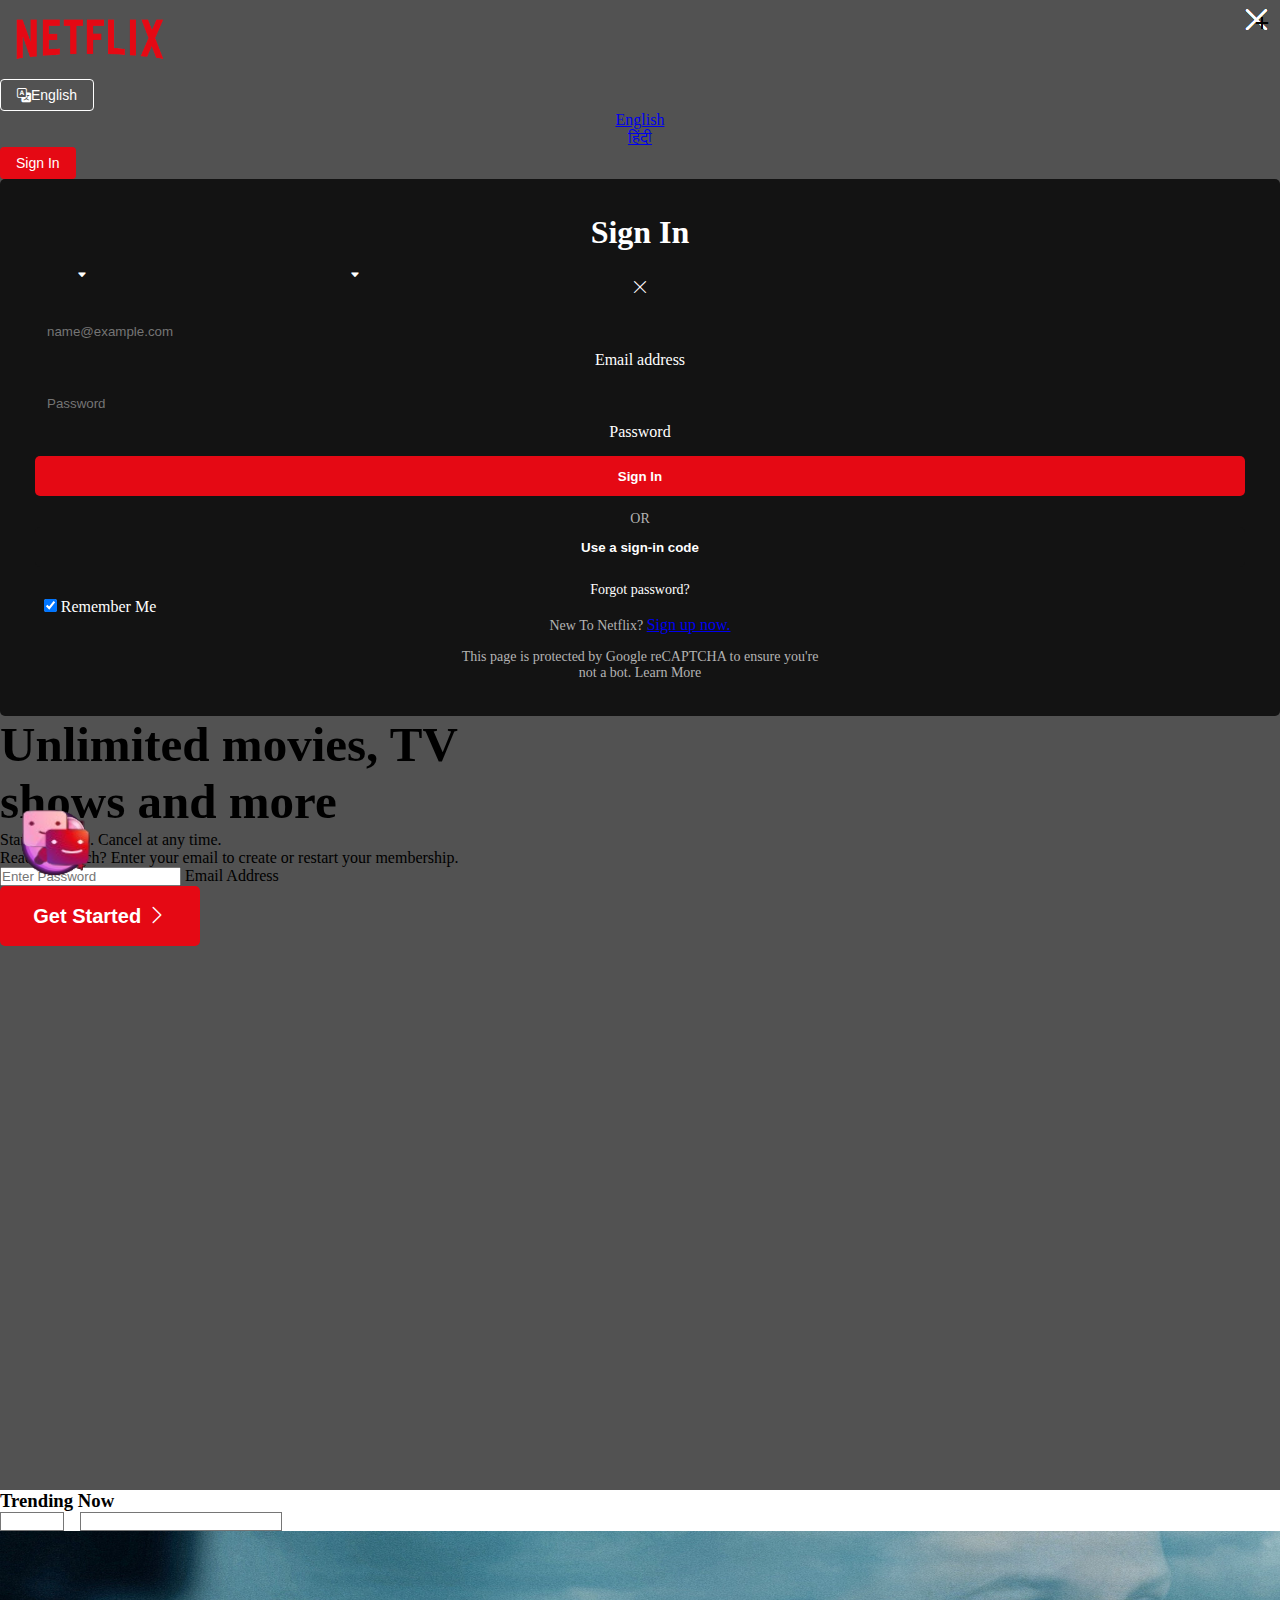
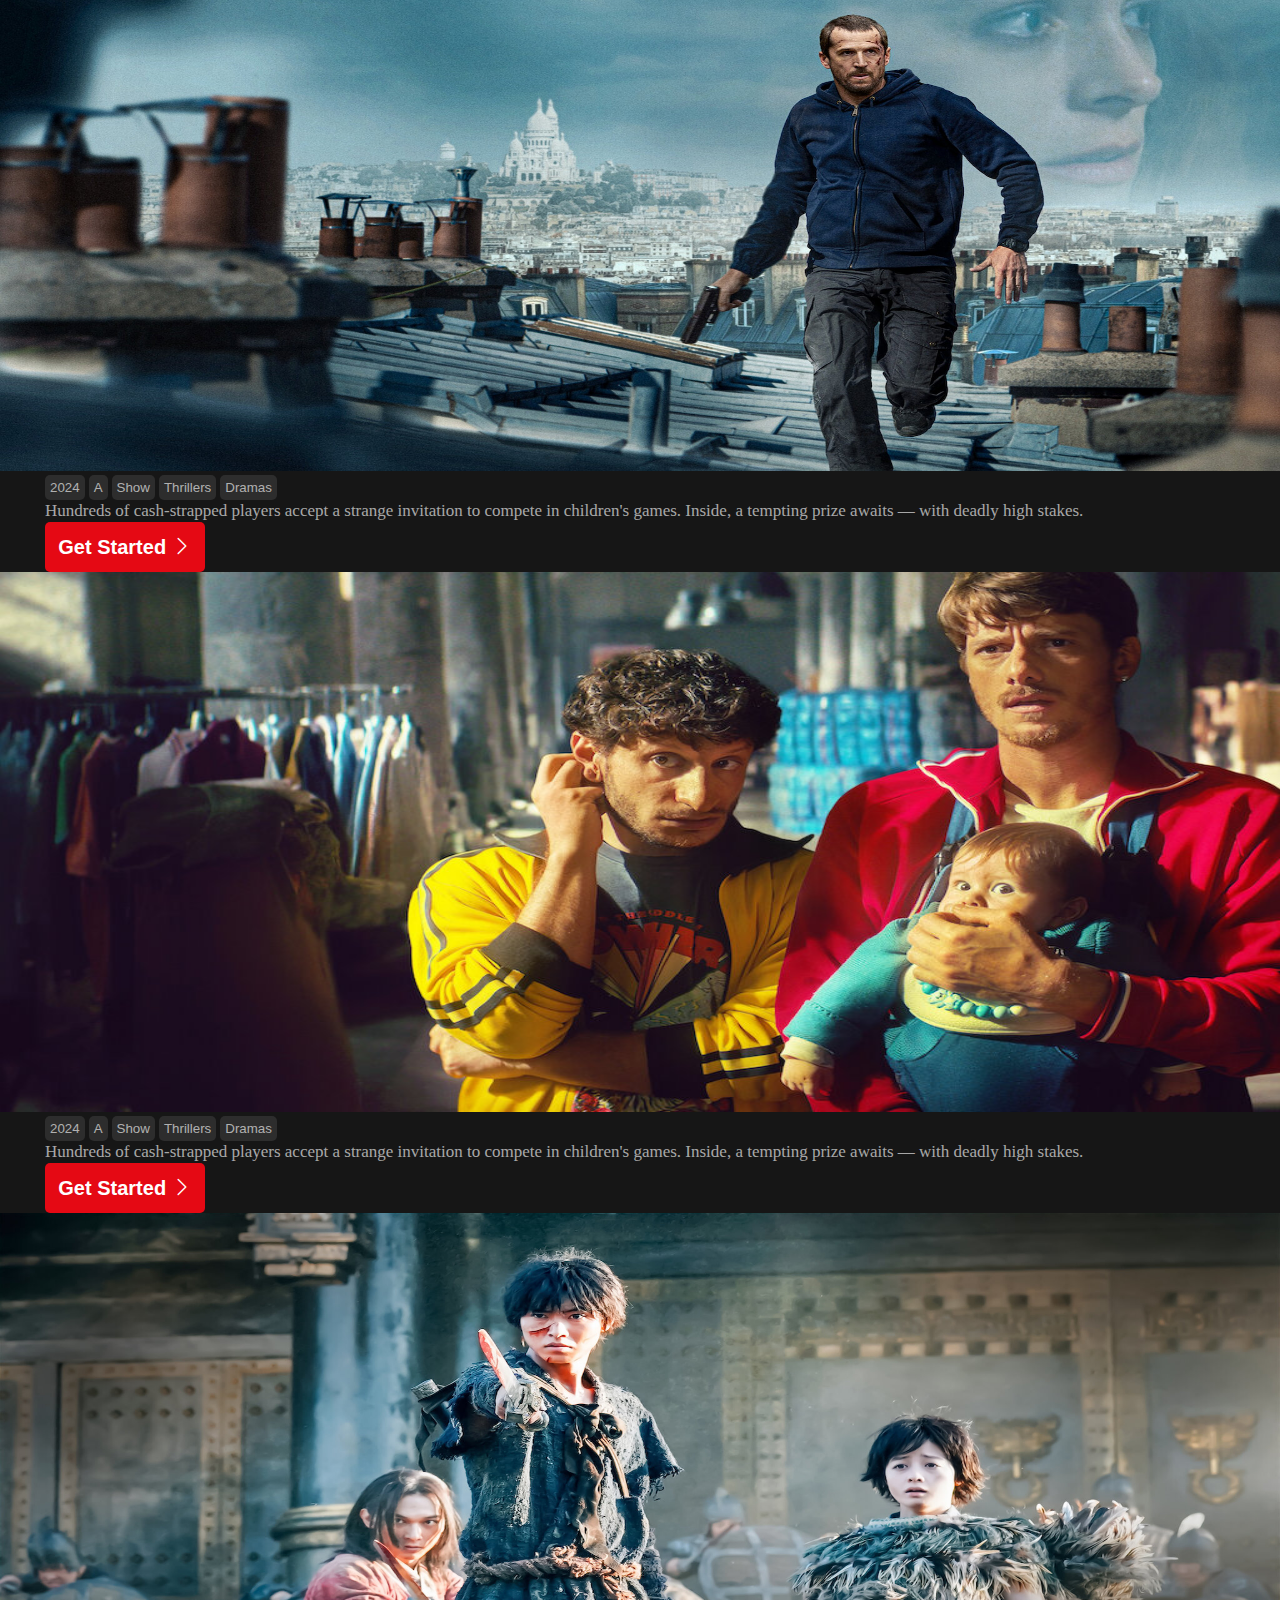
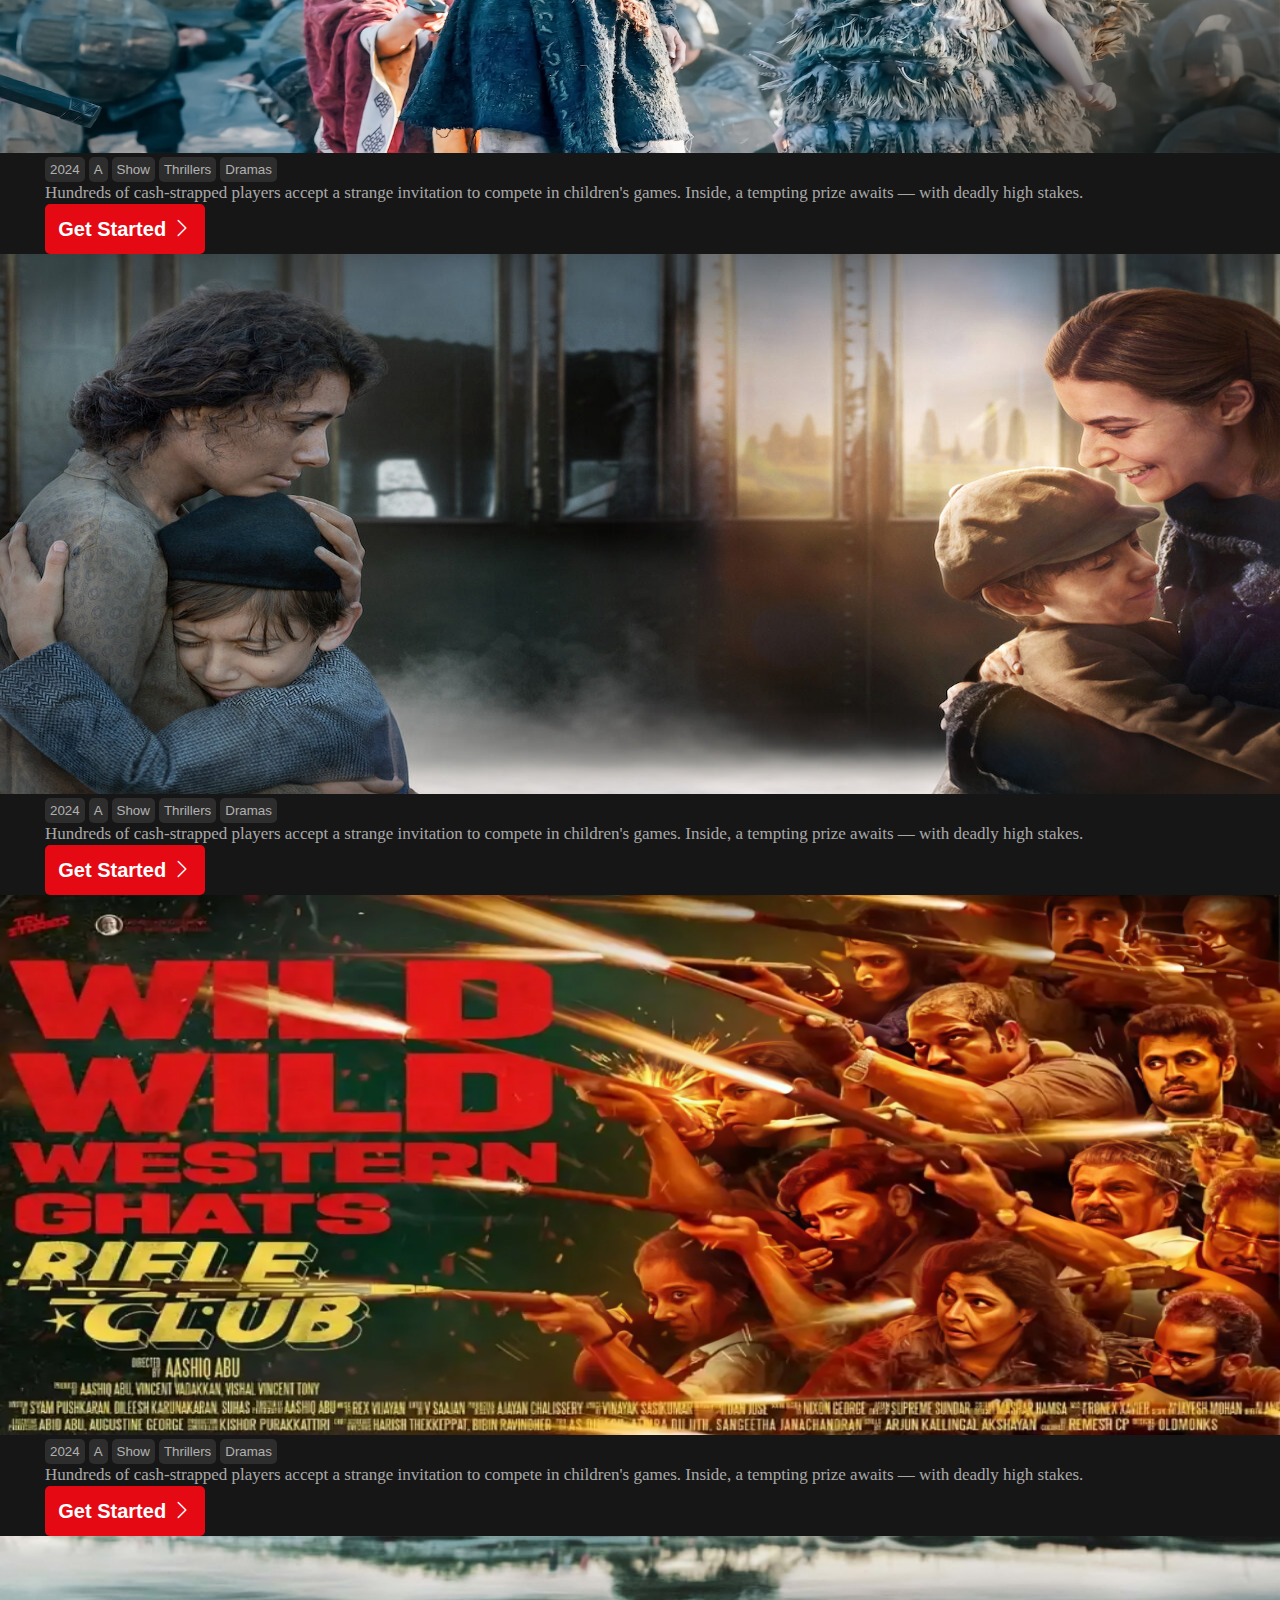
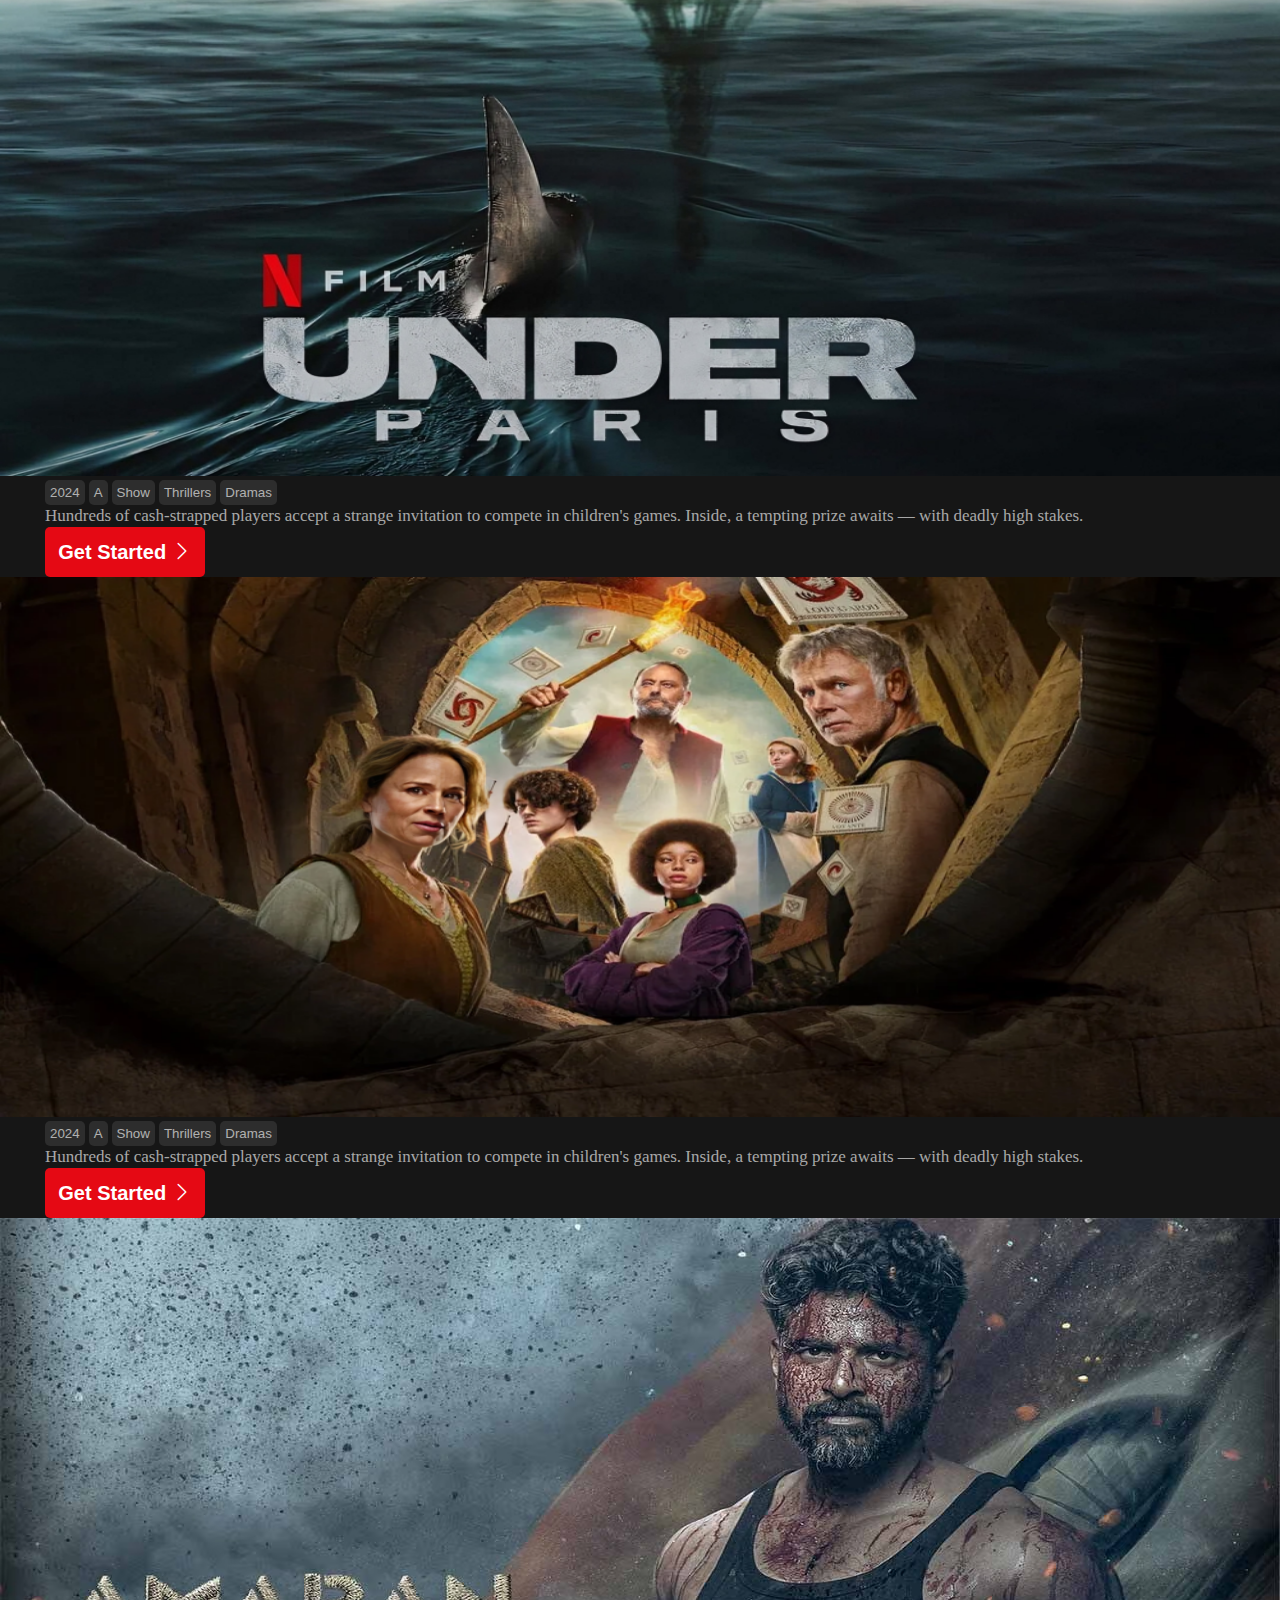
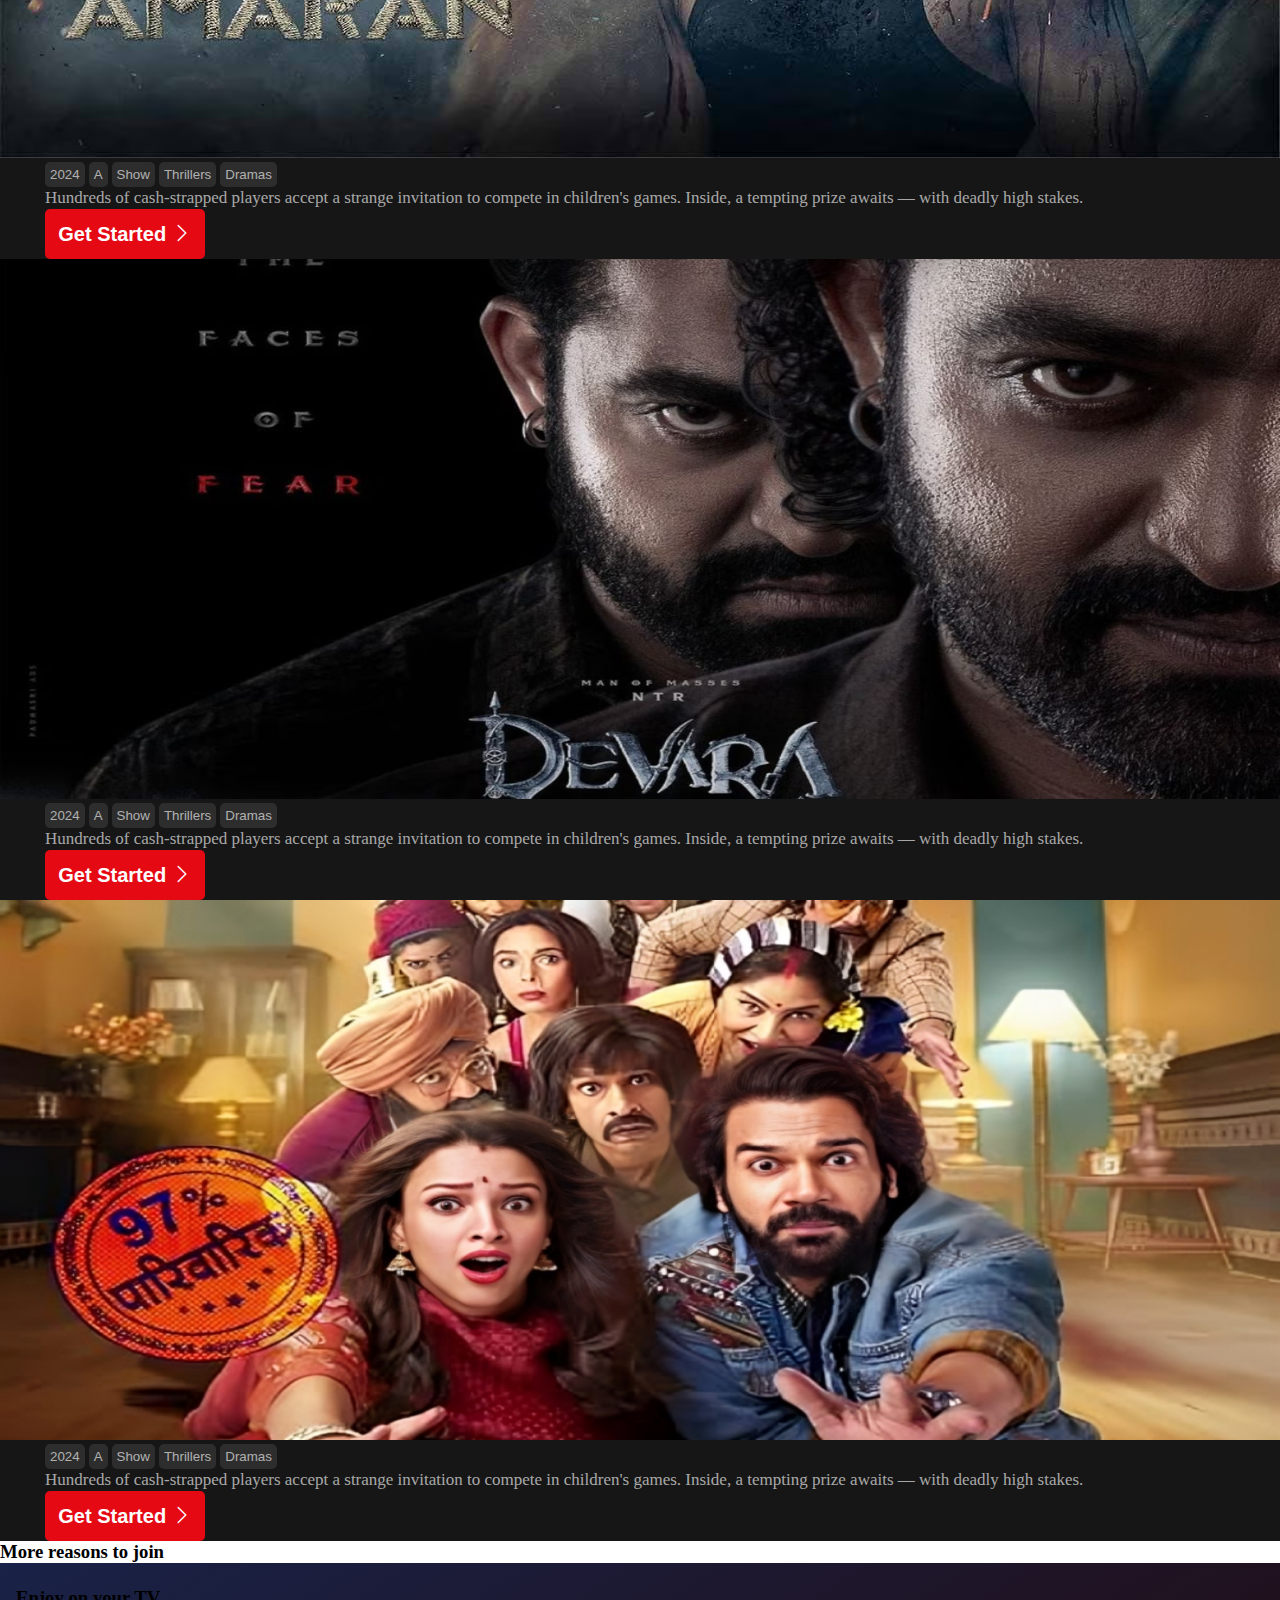
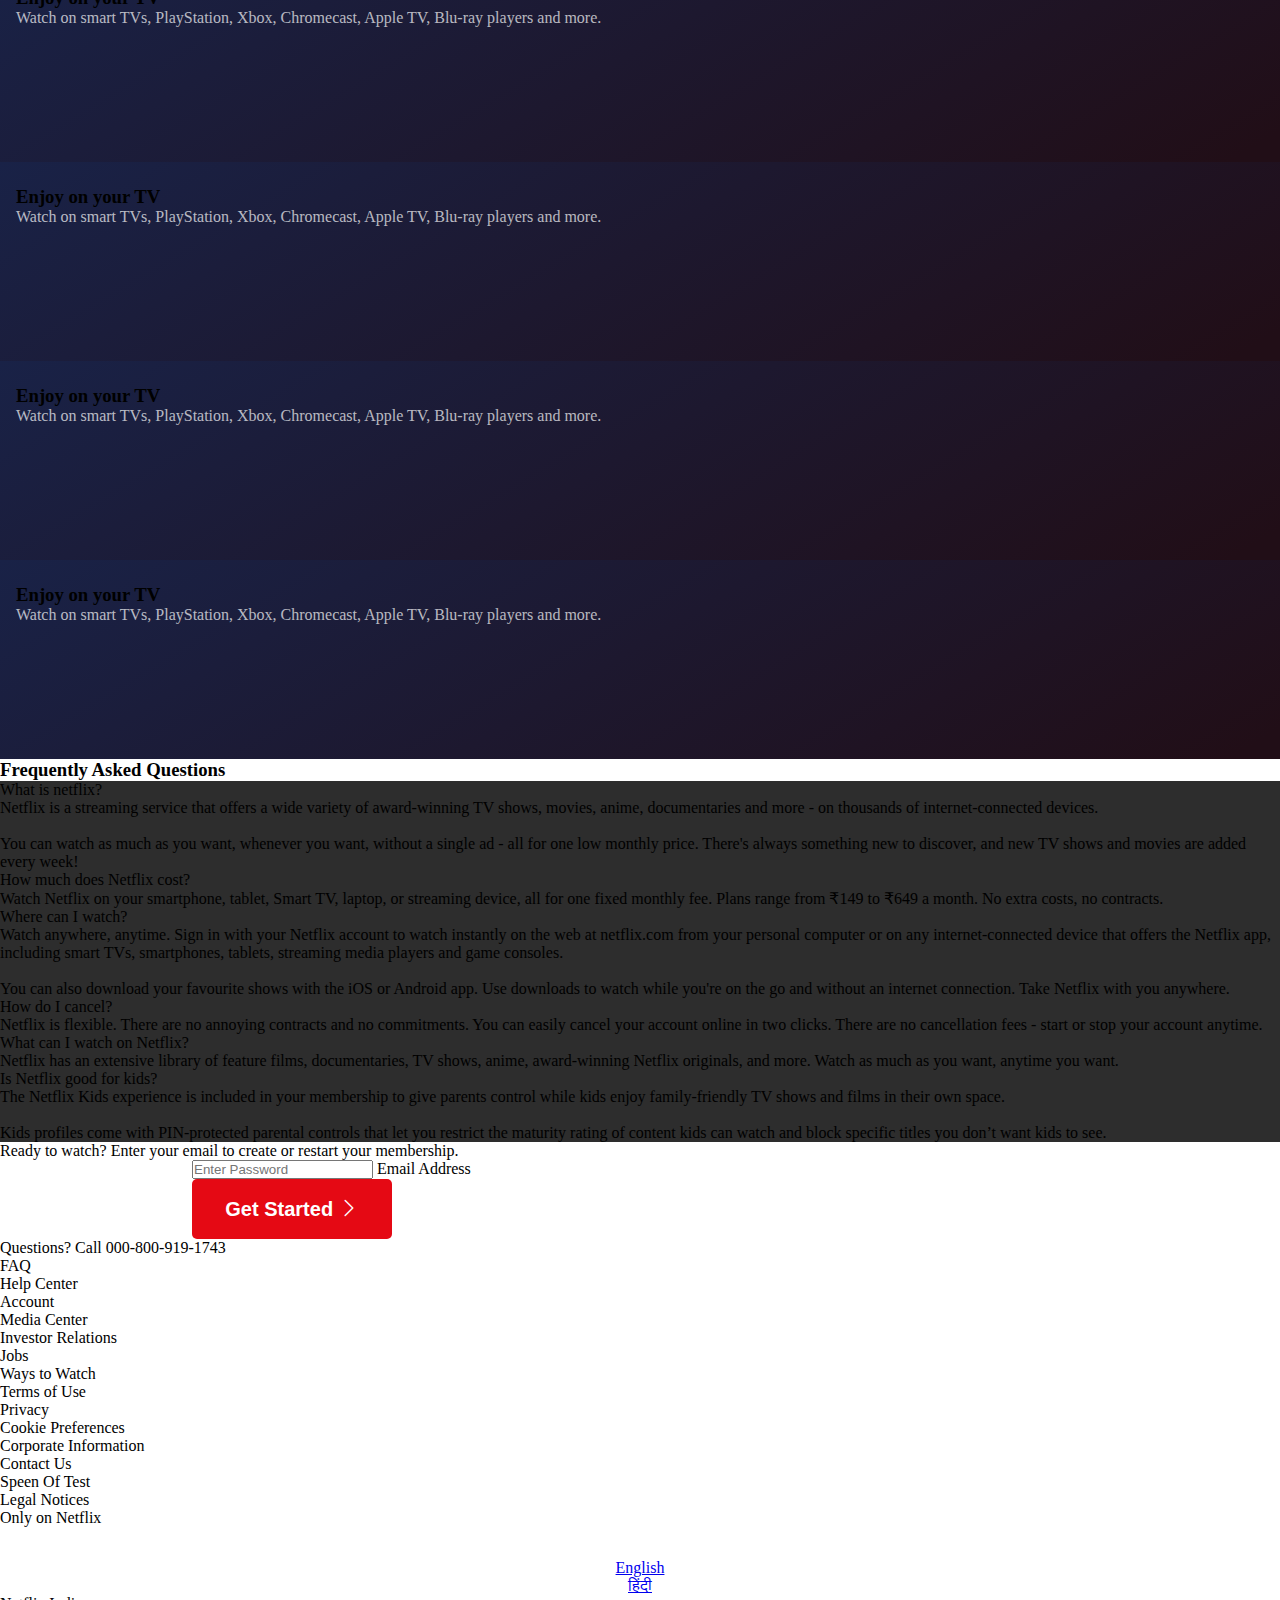
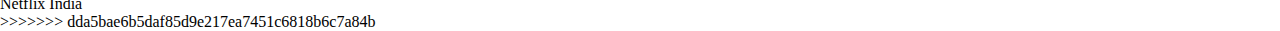
<file: projects/index.html>
<!DOCTYPE html>
<html lang="en">
  <head>
    <meta charset="UTF-8" />
    <meta name="viewport" content="width=device-width, initial-scale=1.0" />
    <title>Document</title>
    
    <link href="https://cdn.jsdelivr.net/npm/bootstrap@5.2.3/dist/css/bootstrap.min.css" rel="stylesheet"
    integrity="sha384-rbsA2VBKQhggwzxH7pPCaAqO46MgnOM80zW1RWuH61DGLwZJEdK2Kadq2F9CUG65" crossorigin="anonymous">
  <script src="https://cdn.jsdelivr.net/npm/bootstrap@5.2.3/dist/js/bootstrap.bundle.min.js"
    integrity="sha384-kenU1KFdBIe4zVF0s0G1M5b4hcpxyD9F7jL+jjXkk+Q2h455rYXK/7HAuoJl+0I4"
    crossorigin="anonymous"></script>
    <link
      rel="stylesheet"
      href="https://cdn.jsdelivr.net/npm/bootstrap-icons@1.11.3/font/bootstrap-icons.min.css"
    />

    <!-- owl carousel cdn -->
    <link rel="stylesheet" href="https://cdnjs.cloudflare.com/ajax/libs/OwlCarousel2/2.3.4/assets/owl.carousel.min.css" integrity="sha512-tS3S5qG0BlhnQROyJXvNjeEM4UpMXHrQfTGmbQ1gKmelCxlSEBUaxhRBj/EFTzpbP4RVSrpEikbmdJobCvhE3g==" crossorigin="anonymous" referrerpolicy="no-referrer" />

    <!-- owl carousel default cdn -->
    <link rel="stylesheet" href="https://cdnjs.cloudflare.com/ajax/libs/OwlCarousel2/2.3.4/assets/owl.theme.default.min.css" integrity="sha512-sMXtMNL1zRzolHYKEujM2AqCLUR9F2C4/05cdbxjjLSRvMQIciEPCQZo++nk7go3BtSuK9kfa/s+a4f4i5pLkw==" crossorigin="anonymous" referrerpolicy="no-referrer" />

    <link rel="stylesheet" href="./netflix.css">
    <link rel="stylesheet" href="./owlcrousel-responsive.css">
    <link rel="stylesheet" href="./login.css">
  </head>
  <body class="bg-black">
    <div class="netfilx-bg-img">
      <div class="container-fluid css-dra">
        <div class="container vh-100">
          <div
            class="navbar-brand d-flex justify-content-between align-items-center flex-wrap"
          >
            <img class="netflix-logo" src="netflix-logo.png" alt="" />
            <div>
              <button class="dropdown-toggle lang-btn me-2" data-bs-toggle="dropdown" type="button">
                <i class="bi bi-translate pe-2"></i>English
              </button>
              <ul class="dropdown-menu drop-down">
                <li class="drop-down-item-hover">
                  <a
                    href="https://www.google.com"
                    class="dropdown-item drop-down-item-hover"
                    >English</a
                  >
                </li>
                <li class="drop-down-item-hover">
                  <a
                    href="https://www.google.com"
                    class="dropdown-item drop-down-item-hover"
                    >हिंदी</a
                  >
                </li>
              </ul>
              <button class="signin-btn" type="button" data-bs-target="#mylogin" data-bs-toggle="modal">Sign In</button>
            </div>
            <div class="modal fade" id="mylogin" data-bs-backdrop="static">
              <!-- <div class="modal-dialog modal-dialog-centered modal-dialog-scrollable"> -->
                  <div class="modal-dialog modal-fullscreen-normal-down">
                  <div class="modal-content">
                      <!-- <div class="modal-header">
                          <button type="button" class="btn-close" data-bs-dismiss="modal"></button>
                      </div> -->
                      <div class="modal-body p-0">
                        <div class="login-container">
                          <form id="loginForm">
                              <div class="d-flex justify-content-between">
                                <h2>Sign In</h2>
                                <i class="bi bi-x-lg text-white" data-bs-dismiss="modal"></i>
                              </div>
                              <div class="input-group">
                                <div class="form-floating border rounded mb-1">
                                  <input type="email" class="form-control" id="floatingInput" placeholder="name@example.com" style="background: transparent;">
                                  <label for="floatingInput">Email address</label>
                                </div>
                                
                              </div>
                              <div class="input-group">
                                <div class="form-floating border rounded">
                                  <input type="password" class="form-control" id="floatingPassword" placeholder="Password" style="background: transparent;">
                                  <label for="floatingPassword">Password</label>
                                </div>
                              </div>
                              <button class="signin-login-btn" type="submit">Sign In</button>
                              <p class="help-links p-0">OR</p>
                              <button class="signin-code-btn" type="submit">Use a sign-in code</button>
                              <div class="help-links">
                                  <a class="fs-6" href="#">Forgot password?</a>
                              </div>
                              <div class="form-check mt-3" style="width: 130px;">
                                <input class="form-check-input" type="checkbox" value="" id="flexCheckChecked" checked>
                                <label class="form-check-label" for="flexCheckChecked">Remember Me</label>
                              </div>
                  
                              <p class="text-start"><span class="help-links fs-6">New To Netflix? </span><a class="text-white" href="#">Sign up now.</a></p>
                
                                <p class="rechapcha">This page is protected by Google reCAPTCHA to ensure you're<br> not a bot. 
                                  <span class="text-primary">Learn More</span></p>
                              
                          </form>
                      </div>
                      </div>
                      <!-- <div class="modal-footer">
                          <button type="button" class="btn btn-warning">Save</button>
                          <button type="button" class="btn btn-danger" data-bs-dismiss="modal">Cancel</button>
                      </div> -->
                  </div>
              </div>
          </div>
          </div>

          <div
            class="d-flex justify-content-center align-items-center mt-1"
            style="min-height: 86vh"
          >
            <div class="netfilx-title">
              <h1 class="text-white text-center fw-bolder netflix-title-size">
                Unlimited movies, TV shows and more
              </h1>
              <p class="mb-1 text-white text-center fw-bold fs-5 mb-3">
                Starts at ₹149. Cancel at any time.
              </p>
              <p class="mb-1 text-white text-center fw-semibold mb-2">
                Ready to watch? Enter your email to create or restart your
                membership.
              </p>

              <div
                class="d-flex justify-content-center align-items-center flex-wrap flex-sm-nowrap"
              >
                <div class="netfilex-title-email">
                  <div class="form-floating me-2 my-2">
                    <input
                      autocomplete="off"
                      type="text"
                      class="form-control bg-transparent text-white fw-bolder"
                      id="pwd"
                      placeholder="Enter Password"
                      name="email"
                    /><!-- 2) placeholder attribute required to input feild -->
                    <label class="text-secondary fw-bold">Email Address</label>
                  </div>
                </div>
                <div class="my-2">
                  <button class="netfilx-title-getstarted-btn">
                    Get Started
                    <i class="bi bi-chevron-right mx-2 fw-bolder"></i>
                  </button>
                </div>
              </div>
            </div>
          </div>
        </div>
      </div>
    </div>

    <div class="container-lg bg-black py-3">
      <!-- <div class="container"> -->
      <h3 class="mb-1 text-white fw-bold fs-3 my-3">Trending Now</h3>

      <div class="netflix-treanding-btn position-relative">
        <select
          class="form-select netflix-global-btn"
          aria-label="Default select example"
        >
          <option class="text-black" selected>Global</option>
          <option class="text-black" value="1">India</option>
        </select>

        <div class="position-absolute netflix-global-btn-icon right-2">
          <i class="bi bi-caret-down-fill"></i>
        </div>

        <select
          class="form-select netflix-global-btn"
          aria-label="Default select example"
        >
          <option class="text-black" selected>Movies - English</option>
          <option class="text-black" value="1">Movies - Other languages</option>
          <option class="text-black" value="1">TV shows - English</option>
          <option class="text-black" value="1">
            TV shows - Other languages
          </option>
        </select>

        <div class="position-absolute netflix-movies-btn-icon right-2">
          <i class="bi bi-caret-down-fill"></i>
        </div>
      </div>
    </div>

    <!-- ------ owl carousel------- -->

    <div class="container-lg bg-dark my-1">
      <div class="row">
        <div class="owl-carousel owl-theme bg-black">
          <div class="item">
            <div class="card netflix-top10-image bg-black">
              <!-- <div class="card-body"> -->
              <div class="position-relative netflix-top10-image-responsive">
                <img class="rounded-3 ps-1" src="./images/1.webp" data-bs-target="#mymodal1" data-bs-toggle="modal"/>
              </div>
              <span class="text-black numbers1">1</span>
            </div>
            <!-- </div> -->
          </div>

          <div class="item">
            <div class="card netflix-top10-image bg-black">
              <!-- <div class="card-body"> -->
              <div class="position-relative netflix-top10-image-responsive">
                <img class="rounded-3 ps-1" src="./images/2.webp" data-bs-target="#mymodal2" data-bs-toggle="modal" />
              </div>
              <span class="text-black numbers1">2</span>
            </div>
            <!-- </div> -->
          </div>

          <div class="item">
            <div class="card netflix-top10-image bg-black">
              <!-- <div class="card-body"> -->
              <div class="position-relative netflix-top10-image-responsive">
                <img class="rounded-3 ps-1" src="./images/3.webp" data-bs-target="#mymodal3" data-bs-toggle="modal"/>
              </div>
              <span class="text-black numbers1">3</span>
            </div>
            <!-- </div> -->
          </div>

          <div class="item">
            <div class="card netflix-top10-image bg-black">
              <!-- <div class="card-body"> -->
              <div class="position-relative netflix-top10-image-responsive">
                <img class="rounded-3 ps-1" src="./images/4.webp" data-bs-target="#mymodal4" data-bs-toggle="modal"/>
              </div>
              <span class="text-black numbers1">4</span>
            </div>
            <!-- </div> -->
          </div>

          <div class="item">
            <div class="card netflix-top10-image bg-black">
              <!-- <div class="card-body"> -->
              <div class="position-relative netflix-top10-image-responsive">
                <img class="rounded-3 ps-1" src="./images/5.webp" data-bs-target="#mymodal5" data-bs-toggle="modal"/>
              </div>
              <span class="text-black numbers1">5</span>
            </div>
            <!-- </div> -->
          </div>

          <div class="item">
            <div class="card netflix-top10-image bg-black">
              <!-- <div class="card-body"> -->
              <div class="position-relative netflix-top10-image-responsive">
                <img class="rounded-3 ps-1" src="./images/6.webp" data-bs-target="#mymodal6" data-bs-toggle="modal"/>
              </div>
              <span class="text-black numbers1">6</span>
            </div>
            <!-- </div> -->
          </div>

          <div class="item">
            <div class="card netflix-top10-image bg-black">
              <!-- <div class="card-body"> -->
              <div class="position-relative netflix-top10-image-responsive">
                <img class="rounded-3 ps-1" src="./images/7.webp" data-bs-target="#mymodal7" data-bs-toggle="modal"/>
              </div>
              <span class="text-black numbers1">7</span>
            </div>
            <!-- </div> -->
          </div>

          <div class="item">
            <div class="card netflix-top10-image bg-black">
              <!-- <div class="card-body"> -->
              <div class="position-relative netflix-top10-image-responsive">
                <img class="rounded-3 ps-1" src="./images/8.webp" data-bs-target="#mymodal8" data-bs-toggle="modal"/>
              </div>
              <span class="text-black numbers1">8</span>
            </div>
            <!-- </div> -->
          </div>

          <div class="item">
            <div class="card netflix-top10-image bg-black">
              <!-- <div class="card-body"> -->
              <div class="position-relative netflix-top10-image-responsive">
                <img class="rounded-3 ps-1" src="./images/9.webp" data-bs-target="#mymodal9" data-bs-toggle="modal"/>
              </div>
              <span class="text-black numbers1">9</span>
            </div>
            <!-- </div> -->
          </div>

          <div class="item">
            <div class="card netflix-top10-image bg-black">
              <!-- <div class="card-body"> -->
              <div class="position-relative netflix-top10-image-responsive">
                <img class="rounded-3 ps-1" src="./images/10.webp" data-bs-target="#mymodal10" data-bs-toggle="modal"/>
              </div>
              <span class="text-black numbers1">10</span>
            </div>
            <!-- </div> -->
          </div>
        </div>

        <div class="modal fade" id="mymodal1" data-bs-backdrop="static">
          <div class="modal-dialog modal-dialog-centered modal-lg modal-dialog-scrollable">
              <!-- <div class="modal-dialog modal-fullscreen-lg-down"> -->
              <div class="modal-content border">
                  <div class="modal-body modal-bg-color p-0">
                    <i class="bi bi-x-lg movie-popip-btn" data-bs-dismiss="modal"></i>
                    <!-- <button type="button" class="btn-close movie-popip-btn text-white" data-bs-dismiss="modal"></button> -->
                    <img class="movie-popip-img" src="./images/11.jpg" alt="">
                    <div class="mt-4 netflix-span">
                    <button class="netflix-span-btn">2024</button>
                    <button class="netflix-span-btn">A</button>
                    <button class="netflix-span-btn">Show</button>
                    <button class="netflix-span-btn">Thrillers</button>
                    <button class="netflix-span-btn">Dramas</button>
                    </div>
                    <p class="netflix-movies-popup-text mt-4">
                      Hundreds of cash-strapped players accept a strange invitation to compete in children's games. Inside, a tempting prize awaits — with deadly high stakes.
                    </p>
                    <button class="netfilx-popup-getstarted-btn mb-2 mt-4">
                      Get Started
                      <i class="bi bi-chevron-right fw-bolder"></i>
                    </button>
                  </div>
              </div>
          </div>
      </div>

      <!-- modal id 2 -->
      <div class="modal fade" id="mymodal2" data-bs-backdrop="static">
        <div class="modal-dialog modal-dialog-centered modal-lg modal-dialog-scrollable">
            <!-- <div class="modal-dialog modal-fullscreen-lg-down"> -->
            <div class="modal-content border">
                <div class="modal-body modal-bg-color p-0">
                  <i class="bi bi-x-lg movie-popip-btn" data-bs-dismiss="modal"></i>
                  <img class="movie-popip-img" src="./images/12.jpg" alt="">
                  <div class="mt-4 netflix-span">
                  <button class="netflix-span-btn">2024</button>
                  <button class="netflix-span-btn">A</button>
                  <button class="netflix-span-btn">Show</button>
                  <button class="netflix-span-btn">Thrillers</button>
                  <button class="netflix-span-btn">Dramas</button>
                  </div>
                  <p class="netflix-movies-popup-text mt-4">
                    Hundreds of cash-strapped players accept a strange invitation to compete in children's games. Inside, a tempting prize awaits — with deadly high stakes.
                  </p>
                  <button class="netfilx-popup-getstarted-btn mb-2 mt-4">
                    Get Started
                    <i class="bi bi-chevron-right fw-bolder"></i>
                  </button>
                </div>
            </div>
        </div>
    </div>

    <!-- modal id 3 -->
    <div class="modal fade" id="mymodal3" data-bs-backdrop="static">
      <div class="modal-dialog modal-dialog-centered modal-lg modal-dialog-scrollable">
          <!-- <div class="modal-dialog modal-fullscreen-lg-down"> -->
          <div class="modal-content border">
              <div class="modal-body modal-bg-color p-0">
                <i class="bi bi-x-lg movie-popip-btn" data-bs-dismiss="modal"></i>
                <img class="movie-popip-img" src="./images/13.jpg" alt="">
                <div class="mt-4 netflix-span">
                <button class="netflix-span-btn">2024</button>
                <button class="netflix-span-btn">A</button>
                <button class="netflix-span-btn">Show</button>
                <button class="netflix-span-btn">Thrillers</button>
                <button class="netflix-span-btn">Dramas</button>
                </div>
                <p class="netflix-movies-popup-text mt-4">
                  Hundreds of cash-strapped players accept a strange invitation to compete in children's games. Inside, a tempting prize awaits — with deadly high stakes.
                </p>
                <button class="netfilx-popup-getstarted-btn mb-2 mt-4">
                  Get Started
                  <i class="bi bi-chevron-right fw-bolder"></i>
                </button>
              </div>
          </div>
      </div>
  </div>

  <!-- modal id 4 -->
  <div class="modal fade" id="mymodal4" data-bs-backdrop="static">
    <div class="modal-dialog modal-dialog-centered modal-lg modal-dialog-scrollable">
        <!-- <div class="modal-dialog modal-fullscreen-lg-down"> -->
        <div class="modal-content border">
            <div class="modal-body modal-bg-color p-0">
              <i class="bi bi-x-lg movie-popip-btn" data-bs-dismiss="modal"></i>
              <img class="movie-popip-img" src="./images/14.jpg" alt="">
              <div class="mt-4 netflix-span">
              <button class="netflix-span-btn">2024</button>
              <button class="netflix-span-btn">A</button>
              <button class="netflix-span-btn">Show</button>
              <button class="netflix-span-btn">Thrillers</button>
              <button class="netflix-span-btn">Dramas</button>
              </div>
              <p class="netflix-movies-popup-text mt-4">
                Hundreds of cash-strapped players accept a strange invitation to compete in children's games. Inside, a tempting prize awaits — with deadly high stakes.
              </p>
              <button class="netfilx-popup-getstarted-btn mb-2 mt-4">
                Get Started
                <i class="bi bi-chevron-right fw-bolder"></i>
              </button>
            </div>
        </div>
    </div>
</div>

<!-- modal id 5 -->
<div class="modal fade" id="mymodal5" data-bs-backdrop="static">
  <div class="modal-dialog modal-dialog-centered modal-lg modal-dialog-scrollable">
      <!-- <div class="modal-dialog modal-fullscreen-lg-down"> -->
      <div class="modal-content border">
          <div class="modal-body modal-bg-color p-0">
            <i class="bi bi-x-lg movie-popip-btn" data-bs-dismiss="modal"></i>
            <img class="movie-popip-img" src="./images/15.png" alt="">
            <div class="mt-4 netflix-span">
            <button class="netflix-span-btn">2024</button>
            <button class="netflix-span-btn">A</button>
            <button class="netflix-span-btn">Show</button>
            <button class="netflix-span-btn">Thrillers</button>
            <button class="netflix-span-btn">Dramas</button>
            </div>
            <p class="netflix-movies-popup-text mt-4">
              Hundreds of cash-strapped players accept a strange invitation to compete in children's games. Inside, a tempting prize awaits — with deadly high stakes.
            </p>
            <button class="netfilx-popup-getstarted-btn mb-2 mt-4">
              Get Started
              <i class="bi bi-chevron-right fw-bolder"></i>
            </button>
          </div>
      </div>
  </div>
</div>

<!-- modal id 6 -->
<div class="modal fade" id="mymodal6" data-bs-backdrop="static">
  <div class="modal-dialog modal-dialog-centered modal-lg modal-dialog-scrollable">
      <!-- <div class="modal-dialog modal-fullscreen-lg-down"> -->
      <div class="modal-content border">
          <div class="modal-body modal-bg-color p-0">
            <i class="bi bi-x-lg movie-popip-btn" data-bs-dismiss="modal"></i>
            <img class="movie-popip-img" src="./images/16.png" alt="">
            <div class="mt-4 netflix-span">
            <button class="netflix-span-btn">2024</button>
            <button class="netflix-span-btn">A</button>
            <button class="netflix-span-btn">Show</button>
            <button class="netflix-span-btn">Thrillers</button>
            <button class="netflix-span-btn">Dramas</button>
            </div>
            <p class="netflix-movies-popup-text mt-4">
              Hundreds of cash-strapped players accept a strange invitation to compete in children's games. Inside, a tempting prize awaits — with deadly high stakes.
            </p>
            <button class="netfilx-popup-getstarted-btn mb-2 mt-4">
              Get Started
              <i class="bi bi-chevron-right fw-bolder"></i>
            </button>
          </div>
      </div>
  </div>
</div>

<!-- modal id 7 -->
<div class="modal fade" id="mymodal7" data-bs-backdrop="static">
  <div class="modal-dialog modal-dialog-centered modal-lg modal-dialog-scrollable">
      <!-- <div class="modal-dialog modal-fullscreen-lg-down"> -->
      <div class="modal-content border">
          <div class="modal-body modal-bg-color p-0">
            <i class="bi bi-x-lg movie-popip-btn" data-bs-dismiss="modal"></i>
            <img class="movie-popip-img" src="./images/17.png" alt="">
            <div class="mt-4 netflix-span">
            <button class="netflix-span-btn">2024</button>
            <button class="netflix-span-btn">A</button>
            <button class="netflix-span-btn">Show</button>
            <button class="netflix-span-btn">Thrillers</button>
            <button class="netflix-span-btn">Dramas</button>
            </div>
            <p class="netflix-movies-popup-text mt-4">
              Hundreds of cash-strapped players accept a strange invitation to compete in children's games. Inside, a tempting prize awaits — with deadly high stakes.
            </p>
            <button class="netfilx-popup-getstarted-btn mb-2 mt-4">
              Get Started
              <i class="bi bi-chevron-right fw-bolder"></i>
            </button>
          </div>
      </div>
  </div>
</div>

<!-- modal id 18 -->
<div class="modal fade" id="mymodal8" data-bs-backdrop="static">
  <div class="modal-dialog modal-dialog-centered modal-lg modal-dialog-scrollable">
      <!-- <div class="modal-dialog modal-fullscreen-lg-down"> -->
      <div class="modal-content border">
          <div class="modal-body modal-bg-color p-0">
            <i class="bi bi-x-lg movie-popip-btn" data-bs-dismiss="modal"></i>
            <img class="movie-popip-img" src="./images/18.avif" alt="">
            <div class="mt-4 netflix-span">
            <button class="netflix-span-btn">2024</button>
            <button class="netflix-span-btn">A</button>
            <button class="netflix-span-btn">Show</button>
            <button class="netflix-span-btn">Thrillers</button>
            <button class="netflix-span-btn">Dramas</button>
            </div>
            <p class="netflix-movies-popup-text mt-4">
              Hundreds of cash-strapped players accept a strange invitation to compete in children's games. Inside, a tempting prize awaits — with deadly high stakes.
            </p>
            <button class="netfilx-popup-getstarted-btn mb-2 mt-4">
              Get Started
              <i class="bi bi-chevron-right fw-bolder"></i>
            </button>
          </div>
      </div>
  </div>
</div>

<!-- modal id 9 -->
<div class="modal fade" id="mymodal9" data-bs-backdrop="static">
  <div class="modal-dialog modal-dialog-centered modal-lg modal-dialog-scrollable">
      <!-- <div class="modal-dialog modal-fullscreen-lg-down"> -->
      <div class="modal-content border">
          <div class="modal-body modal-bg-color p-0">
            <i class="bi bi-x-lg movie-popip-btn" data-bs-dismiss="modal"></i>
            <img class="movie-popip-img" src="./images/19.avif" alt="">
            <div class="mt-4 netflix-span">
            <button class="netflix-span-btn">2024</button>
            <button class="netflix-span-btn">A</button>
            <button class="netflix-span-btn">Show</button>
            <button class="netflix-span-btn">Thrillers</button>
            <button class="netflix-span-btn">Dramas</button>
            </div>
            <p class="netflix-movies-popup-text mt-4">
              Hundreds of cash-strapped players accept a strange invitation to compete in children's games. Inside, a tempting prize awaits — with deadly high stakes.
            </p>
            <button class="netfilx-popup-getstarted-btn mb-2 mt-4">
              Get Started
              <i class="bi bi-chevron-right fw-bolder"></i>
            </button>
          </div>
      </div>
  </div>
</div>

<!-- modal id 20 -->
<div class="modal fade" id="mymodal10" data-bs-backdrop="static">
  <div class="modal-dialog modal-dialog-centered modal-lg modal-dialog-scrollable">
      <!-- <div class="modal-dialog modal-fullscreen-lg-down"> -->
      <div class="modal-content border">
          <div class="modal-body modal-bg-color p-0">
            <i class="bi bi-x-lg movie-popip-btn" data-bs-dismiss="modal"></i>
            <img class="movie-popip-img" src="./images/20.png" alt="">
            <div class="mt-4 netflix-span">
            <button class="netflix-span-btn">2024</button>
            <button class="netflix-span-btn">A</button>
            <button class="netflix-span-btn">Show</button>
            <button class="netflix-span-btn">Thrillers</button>
            <button class="netflix-span-btn">Dramas</button>
            </div>
            <p class="netflix-movies-popup-text mt-4">
              Hundreds of cash-strapped players accept a strange invitation to compete in children's games. Inside, a tempting prize awaits — with deadly high stakes.
            </p>
            <button class="netfilx-popup-getstarted-btn mb-2 mt-4">
              Get Started
              <i class="bi bi-chevron-right fw-bolder"></i>
            </button>
          </div>
      </div>
  </div>
</div>
        <!-- <> -->
      </div>
    </div>

<!-- card section -->

<div class="container-lg bg-black pb-3">
      <h3 class="mb-1 text-white fw-bold fs-3 mb-3">More reasons to join</h3>

      <div class="row netflix-join-card-row">
        <div class="col-12 col-lg-6 col-xl-3 pe-1">
          <div class="pb-2">
            <div class="netflix-join-card rounded-4 position-relative ">
              <h3 class="text-white fs-4 fw-bolde ">Enjoy on your TV</h3>
              <p class="netflix-join-card-text">Watch on smart TVs, PlayStation, Xbox, Chromecast, Apple TV, Blu-ray players and more.</p>
              <div class="d-flex justify-content-end align-items-center">
                <img class="netflix-join-card-img " src="./images/monitor.jpg" alt="monitor">
              </div>
            </div>
          </div>
        </div>

        <div class="col-12 col-lg-6 col-xl-3 pe-1">
          <div class="pb-2">
            <div class="netflix-join-card rounded-4 position-relative ">
              <h3 class="text-white fs-4 fw-bolde ">Enjoy on your TV</h3>
              <p class="netflix-join-card-text">Watch on smart TVs, PlayStation, Xbox, Chromecast, Apple TV, Blu-ray players and more.</p>
              <div class="d-flex justify-content-end align-items-center">
                <img class="netflix-join-card-img " src="./images/down-arrow.png" alt="monitor">
              </div>
            </div>
          </div>
        </div>

        <div class="col-12 col-lg-6 col-xl-3 pe-1">
          <div class="pb-2">
            <div class="netflix-join-card rounded-4 position-relative ">
              <h3 class="text-white fs-4 fw-bolde ">Enjoy on your TV</h3>
              <p class="netflix-join-card-text">Watch on smart TVs, PlayStation, Xbox, Chromecast, Apple TV, Blu-ray players and more.</p>
              <div class="d-flex justify-content-end align-items-center">
                <img class="netflix-join-card-img " src="./images/telescope.png" alt="monitor">
              </div>
            </div>
          </div>
        </div>

        <div class="col-12 col-lg-6 col-xl-3 pe-1">
          <div class="pb-2">
            <div class="netflix-join-card rounded-4 position-relative ">
              <h3 class="text-white fs-4 fw-bolde ">Enjoy on your TV</h3>
              <p class="netflix-join-card-text">Watch on smart TVs, PlayStation, Xbox, Chromecast, Apple TV, Blu-ray players and more.</p>
              <div class="d-flex justify-content-end align-items-center">
                <img class="netflix-join-card-img " src="./images/massages.png" alt="monitor">
              </div>
            </div>
          </div>
        </div>
     </div>
</div>

<div class="container-lg py-4">

  <h3 class="mb-1 text-white fw-bold fs-3 mb-3">Frequently Asked Questions</h3>

  <div>
    <div class="d-inline-flex w-100 my-1 gap-1">
      <div class="netflix-faq-qn w-100 position-relative  p-4 fs-3 text-white" id="collapsediv1" data-bs-toggle="collapse" href="#collapseExample1" role="button" aria-expanded="false" aria-controls="collapseExample">
        What is netflix?
  
        <i class="bi bi-plus-lg text-white fs-1 collapse-add-btn" id="plusbtn1"></i>

      </div>
    </div>
  
    <div class="collapse p-0" id="collapseExample1">
      <div class="card card-body p-4 fs-4 netflix-faq-ans text-white">
        Netflix is a streaming service that offers a wide variety of award-winning TV shows, movies, anime, documentaries and more - on thousands of internet-connected devices.
        <br><br>
        You can watch as much as you want, whenever you want, without a single ad - all for one low monthly price. There's always something new to discover, and new TV shows and movies are added every week!
      </div>
    </div>
  </div>

  <div>
    <div class="d-inline-flex w-100 my-1 gap-1">
      <div class="netflix-faq-qn w-100 position-relative  p-4 fs-3 text-white" id="collapsediv2" data-bs-toggle="collapse" href="#collapseExample2" role="button" aria-expanded="false" aria-controls="collapseExample">
        How much does Netflix cost?
  
        <i class="bi bi-plus-lg text-white fs-1 collapse-add-btn" id="plusbtn2"></i>

      </div>
    </div>
  
    <div class="collapse p-0" id="collapseExample2">
      <div class="card card-body p-4 fs-4 netflix-faq-ans text-white">
        Watch Netflix on your smartphone, tablet, Smart TV, laptop, or streaming device, all for one fixed monthly fee. Plans range from ₹149 to ₹649 a month. No extra costs, no contracts.
      </div>
    </div>
  </div>

  <div>
    <div class="d-inline-flex w-100 my-1 gap-1">
      <div class="netflix-faq-qn w-100 position-relative p-4 fs-3 text-white" id="collapsediv3" data-bs-toggle="collapse" href="#collapseExample3" role="button" aria-expanded="false" aria-controls="collapseExample">
        Where can I watch?
  
        <i class="bi bi-plus-lg text-white fs-1 collapse-add-btn" id="plusbtn3"></i>

      </div>
    </div>
  
    <div class="collapse p-0" id="collapseExample3">
      <div class="card card-body p-4 fs-4 netflix-faq-ans text-white">
        Watch anywhere, anytime. Sign in with your Netflix account to watch instantly on the web at netflix.com from your personal computer or on any internet-connected device that offers the Netflix app, including smart TVs, smartphones, tablets, streaming media players and game consoles.
        <br><br>
        You can also download your favourite shows with the iOS or Android app. Use downloads to watch while you're on the go and without an internet connection. Take Netflix with you anywhere.
      </div>
    </div>
  </div>

  <div>
    <div class="d-inline-flex w-100 my-1 gap-1">
      <div class="netflix-faq-qn w-100 position-relative p-4 fs-3 text-white" id="collapsediv4" data-bs-toggle="collapse" href="#collapseExample4" role="button" aria-expanded="false" aria-controls="collapseExample">
        How do I cancel?
  
        <i class="bi bi-plus-lg text-white fs-1 collapse-add-btn" id="plusbtn4"></i>

      </div>
    </div>
  
    <div class="collapse p-0" id="collapseExample4">
      <div class="card card-body p-4 fs-4 netflix-faq-ans text-white">
        Netflix is flexible. There are no annoying contracts and no commitments. You can easily cancel your account online in two clicks. There are no cancellation fees - start or stop your account anytime.
      </div>
    </div>
    </div>

    <div>
      <div class="d-inline-flex w-100 my-1 gap-1">
        <div class="netflix-faq-qn w-100 position-relative p-4 fs-3 text-white" id="collapsediv5" data-bs-toggle="collapse" href="#collapseExample5" role="button" aria-expanded="false" aria-controls="collapseExample">
          What can I watch on Netflix?
    
          <i class="bi bi-plus-lg text-white fs-1 collapse-add-btn" id="plusbtn5"></i>
  
        </div>
      </div>
    
      <div class="collapse p-0" id="collapseExample5">
        <div class="card card-body p-4 fs-4 netflix-faq-ans text-white">
          Netflix has an extensive library of feature films, documentaries, TV shows, anime, award-winning Netflix originals, and more. Watch as much as you want, anytime you want.
        </div>
      </div>
      </div>


      <div>
        <div class="d-inline-flex w-100 my-1 gap-1">
          <div class="netflix-faq-qn w-100 position-relative p-4 fs-3 text-white" id="collapsediv6" data-bs-toggle="collapse" href="#collapseExample6" role="button" aria-expanded="false" aria-controls="collapseExample">
            Is Netflix good for kids?
      
            <i class="bi bi-plus-lg text-white fs-1 collapse-add-btn" id="plusbtn6"></i>
    
          </div>
        </div>
      
        <div class="collapse p-0" id="collapseExample6">
          <div class="card card-body p-4 fs-4 netflix-faq-ans text-white">
            The Netflix Kids experience is included in your membership to give parents control while kids enjoy family-friendly TV shows and films in their own space.
            <br><br>
            Kids profiles come with PIN-protected parental controls that let you restrict the maturity rating of content kids can watch and block specific titles you don’t want kids to see.
          </div>
        </div>
        </div>
</div>

<div class="container-lg my-4">
  <p class="mb-1 text-white text-center fw-semibold mb-2">
    Ready to watch? Enter your email to create or restart your
    membership.
  </p>

  <div class="d-flex justify-content-start align-items-center flex-wrap flex-sm-nowrap netflix-membership">
                <div class="netfilex-title-email">
                  <div class="form-floating me-2 my-2">
                    <input
                      autocomplete="off"
                      type="text"
                      class="form-control bg-transparent text-white fw-bolder"
                      id="pwd"
                      placeholder="Enter Password"
                      name="email"
                    />   <!-- 2) placeholder attribute required to input feild -->
                    <label class="text-secondary fw-bold">Email Address</label>
                  </div>
                </div>
                <div class="my-2">
                  <button class="netfilx-title-getstarted-btn">
                    Get Started
                    <i class="bi bi-chevron-right mx-2 fw-bolder"></i>
                  </button>
                </div>
              </div>

</div>

<footer class="container-lg mb-5">
  <div class="">
    <p class="fw-semibold fs-6 text-secondary my-5">Questions? Call <span class="text-decoration-underline">000-800-919-1743</span></p>
  </div>

      <div class="row">
          <div class="col-12 col-sm-6 col-md-4 col-lg-3">
            <p class="fw-semibold fs-6 text-secondary text-decoration-underline">FAQ</p>
          </div>
          <div class="col-12 col-sm-6 col-md-4 col-lg-3">
            <p class="fw-semibold fs-6 text-secondary text-decoration-underline">Help Center</p>
          </div>
          <div class="col-12 col-sm-6 col-md-4 col-lg-3">
            <p class="fw-semibold fs-6 text-secondary text-decoration-underline">Account</p>
          </div>
          <div class="col-12 col-sm-6 col-md-4 col-lg-3">
            <p class="fw-semibold fs-6 text-secondary text-decoration-underline">Media Center</p>
          </div>

          <div class="col-12 col-sm-6 col-md-4 col-lg-3">
            <p class="fw-semibold fs-6 text-secondary text-decoration-underline">Investor Relations</p>
          </div>
          <div class="col-12 col-sm-6 col-md-4 col-lg-3">
            <p class="fw-semibold fs-6 text-secondary text-decoration-underline">Jobs</p>
          </div>
          <div class="col-12 col-sm-6 col-md-4 col-lg-3">
            <p class="fw-semibold fs-6 text-secondary text-decoration-underline">Ways to Watch</p>
          </div>
          <div class="col-12 col-sm-6 col-md-4 col-lg-3">
            <p class="fw-semibold fs-6 text-secondary text-decoration-underline">Terms of Use</p>
          </div>

          <div class="col-12 col-sm-6 col-md-4 col-lg-3">
            <p class="fw-semibold fs-6 text-secondary text-decoration-underline">Privacy</p>
          </div>
          <div class="col-12 col-sm-6 col-md-4 col-lg-3">
            <p class="fw-semibold fs-6 text-secondary text-decoration-underline">Cookie Preferences</p>
          </div>
          <div class="col-12 col-sm-6 col-md-4 col-lg-3">
            <p class="fw-semibold fs-6 text-secondary text-decoration-underline">Corporate Information</p>
          </div>
          <div class="col-12 col-sm-6 col-md-4 col-lg-3">
            <p class="fw-semibold fs-6 text-secondary text-decoration-underline">Contact Us</p>
          </div>

          <div class="col-12 col-sm-6 col-md-4 col-lg-3">
            <p class="fw-semibold fs-6 text-secondary text-decoration-underline">Speen Of Test</p>
          </div>
          <div class="col-12 col-sm-6 col-md-4 col-lg-3">
            <p class="fw-semibold fs-6 text-secondary text-decoration-underline">Legal Notices</p>
          </div>
          <div class="col-12 col-sm-6 col-md-4 col-lg-3">
            <p class="fw-semibold fs-6 text-secondary text-decoration-underline"> Only on Netflix</p>
          </div>
      </div>

      <div class="mt-5 mb-4">
        <button class="dropdown-toggle lang-btn me-2" data-bs-toggle="dropdown" type="button">
          <i class="bi bi-translate pe-2"></i>English
        </button>
        <ul class="dropdown-menu drop-down">
          <li class="drop-down-item-hover">
            <a
              href="https://www.google.com"
              class="dropdown-item drop-down-item-hover"
              >English</a
            >
          </li>
          <li class="drop-down-item-hover">
            <a
              href="https://www.google.com"
              class="dropdown-item drop-down-item-hover"
              >हिंदी</a
            >
          </li>
        </ul>
        <!-- <button class="signin-btn" type="button">sign in</button> -->
      </div>

      <p class="fw-semibold fs-6 text-secondary pb-5">Netflix India</p>

</footer>

    <script src="https://cdnjs.cloudflare.com/ajax/libs/jquery/3.7.1/jquery.min.js" integrity="sha512-v2CJ7UaYy4JwqLDIrZUI/4hqeoQieOmAZNXBeQyjo21dadnwR+8ZaIJVT8EE2iyI61OV8e6M8PP2/4hpQINQ/g==" crossorigin="anonymous" referrerpolicy="no-referrer"></script>

    <script src="https://cdnjs.cloudflare.com/ajax/libs/OwlCarousel2/2.3.4/owl.carousel.min.js" integrity="sha512-bPs7Ae6pVvhOSiIcyUClR7/q2OAsRiovw4vAkX+zJbw3ShAeeqezq50RIIcIURq7Oa20rW2n2q+fyXBNcU9lrw==" crossorigin="anonymous" referrerpolicy="no-referrer"></script>

    <script>
       $(".owl-carousel").owlCarousel({
        loop: false,
        // stagePadding: 50,
        margin: 40,
        nav: true,
        dots: false,
        responsive: {
          0: {
            items: 3,
          },
          600: {
            items: 5,
          },
          1000: {
            items: 5,
          },
        },
      });


let plusbtn1 = document.getElementById("plusbtn1");
let plusbtn2 = document.getElementById("plusbtn2");
let plusbtn3 = document.getElementById("plusbtn3");
let plusbtn4 = document.getElementById("plusbtn4");
let plusbtn5 = document.getElementById("plusbtn5");
let plusbtn6 = document.getElementById("plusbtn6");

let collapsediv1 = document.getElementById("collapsediv1")
let collapsediv2 = document.getElementById("collapsediv2")
let collapsediv3 = document.getElementById("collapsediv3")
let collapsediv4 = document.getElementById("collapsediv4")
let collapsediv5= document.getElementById("collapsediv5")
let collapsediv6 = document.getElementById("collapsediv6")

 collapsediv1.addEventListener("click",function(){
  plusbtn1.classList.toggle("collapse-close-btn");
 })
 collapsediv2.addEventListener("click",function(){
  plusbtn2.classList.toggle("collapse-close-btn");
 })
 collapsediv3.addEventListener("click",function(){
  plusbtn3.classList.toggle("collapse-close-btn");
 })
 collapsediv4.addEventListener("click",function(){
  plusbtn4.classList.toggle("collapse-close-btn");
 })
 collapsediv5.addEventListener("click",function(){
  plusbtn5.classList.toggle("collapse-close-btn");
 })
 collapsediv6.addEventListener("click",function(){
  plusbtn6.classList.toggle("collapse-close-btn");
 })

   </script>

    

  </body>
</html>
>>>>>>> dda5bae6b5daf85d9e217ea7451c6818b6c7a84b
</file>
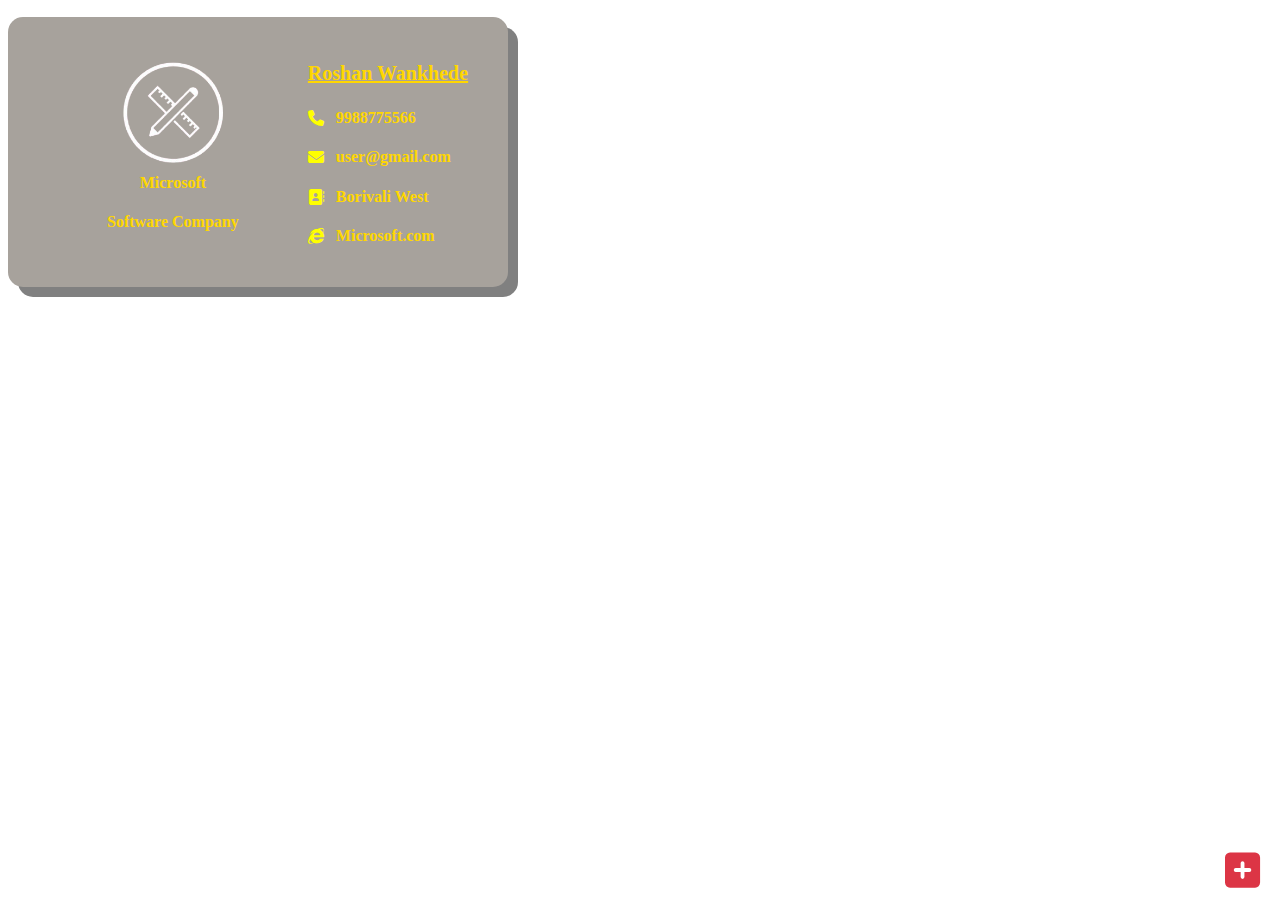
<file: projects/business-card.html>
<!DOCTYPE html>
<html lang="en">
  <head>
    <meta charset="UTF-8" />
    <meta name="viewport" content="width=device-width, initial-scale=1.0" />
    <title>Document</title>
    <link
      rel="stylesheet"
      href="https://cdnjs.cloudflare.com/ajax/libs/font-awesome/6.7.2/css/all.min.css"
      integrity="sha512-Evv84Mr4kqVGRNSgIGL/F/aIDqQb7xQ2vcrdIwxfjThSH8CSR7PBEakCr51Ck+w+/U6swU2Im1vVX0SVk9ABhg=="
      crossorigin="anonymous"
      referrerpolicy="no-referrer"
    />
    <link
      href="https://cdn.jsdelivr.net/npm/bootstrap@5.2.3/dist/css/bootstrap.min.css"
      rel="stylesheet"
      integrity="sha384-rbsA2VBKQhggwzxH7pPCaAqO46MgnOM80zW1RWuH61DGLwZJEdK2Kadq2F9CUG65"
      crossorigin="anonymous"
    />
    <script
      src="https://cdn.jsdelivr.net/npm/bootstrap@5.2.3/dist/js/bootstrap.bundle.min.js"
      integrity="sha384-kenU1KFdBIe4zVF0s0G1M5b4hcpxyD9F7jL+jjXkk+Q2h455rYXK/7HAuoJl+0I4"
      crossorigin="anonymous"
    ></script>

    <style>
      /* .bgimage{
            background-image: linear-gradient(45deg,rgba(223, 108, 155, 0.2), rgba(241, 184, 208, 0.4)) , url(https://t4.ftcdn.net/jpg/08/81/92/41/360_F_881924115_StUbe4EGPEr8s8UpSjqZ00ASjeNA67qC.jpg);
            background-repeat: no-repeat;
            background-size: cover;
            width: 550px;
            height: 270px;
            margin-top: 17px;
            background-color: rgb(167, 162, 156);
        } */

      .addform {
        font-size: 40px;
        position: fixed;
        bottom: 10px;
        right: 20px;
        color: #dc3545;
        cursor: pointer;
      }
      .removeform {
        font-size: 30px;
        color: #dc3545;
        cursor: pointer;
      }
      #myForm {
        text-align: center;
        border: 1px solid gray;
        border-radius: 10px;
        /* width: 30%; */
        padding: 5px;
        background-image: linear-gradient(
          45deg,
          rgba(223, 108, 155, 0.2),
          rgba(241, 184, 208, 0.4)
        );
        display: flex;
        flex-direction: column;
        justify-content: center;
        align-items: center;
        gap: 10px;

        display: none;
        position: fixed;
        bottom: 10px;
        right: 5px;
      }
      .imglogo {
        /* margin: 7% 0 0 6%; */
        width: 100px;
      }
      .iconstyle {
        font-size: 16px;
        color: yellow;
      }
      /* --- */

      .bgimage {
        background-image: url(https://img.pikbest.com/backgrounds/20220119/geometric-polygonal-red-business-background_6247245.jpg!sw800);
        background-repeat: no-repeat;
        background-size: cover;
        width: 500px;
        height: 270px;
        margin-top: 17px;
        background-color: rgb(167, 162, 156);
        box-shadow: 10px 10px grey;
        border-radius: 15px;

        display: flex;
        justify-content: center;
        align-items: center;
        gap: 10px;
      }
      .left-card {
        width: 50%;
        height: 100%;
        display: flex;
        flex-direction: column;
        justify-content: center;
        align-items: center;
      }
      .cstatus {
        font-size: 20px;
        color: rgba(10, 1, 1, 0.78);
        text-align: center;
        margin-bottom: 4px;
      }
      .right-card {
        /* width: 50%;
        height: 100%; */
        display: flex;
        flex-direction: column;
        justify-content: center;
        align-items: center;
      }
      .phone-div {
        display: flex;
        justify-content: flex-start;
        align-items: center;
        gap: 12px;
        width: 100%;
      }
      .textfont{
        font-size: 16px;
        text-align: center;
        color: #FFD700;
      }
      .headh1{
        font-size: 20px;
        text-decoration: underline;
        color: #FFD700;
        width: 100%;
      }

      @media(max-width: 500px){
        .textfont{
          font-size: 12px;
          text-align: center;
        }
        .headh1{
          font-size: 16px;
        }
        .imglogo{
          width: 80px;
        }
      }
    </style>
  </head>
  <body class="bg-dark">
    <div id="myForm" class="">
      <div class="my-1 d-flex justify-content-center align-items-center gap-5">
        <h1 class="text-dark fs-4">Add New Card</h1>
        <i class="fa-solid fa-circle-xmark removeform" id="removeFormBtn"></i>
      </div>
      <div class="mt-3 mt-md-1">
        <div class="mt-lg-2 mt-md-1">
          <lable>Company Name</lable>
          <input
            class="p-1 rounded border-secondary"
            type="text"
            placeholder="Add Company Name"
            id="inputBox"
            maxlength="18"
          />
        </div>
      </div>

      <div class="mt-lg-2 mt-md-0">
        <lable>Company Status</lable>
        <input
          class="p-1 rounded border-secondary"
          type="text"
          placeholder="Add Company Status"
          id="inputBox2"
          maxlength="25"
        />
      </div>

      <div class="mt-lg-2 mt-md-0">
        <lable>Employee Name</lable>
        <input
          class="p-1 rounded border-secondary"
          type="text"
          placeholder="Write Heading"
          id="inputBox3"
          maxlength="25"
        />
      </div>

      <div class="mt-lg-2 mt-md-0">
        <lable>Employee Phone</lable>
        <input
          class="p-1 rounded border-secondary"
          type="text"
          placeholder="Add Phone Number"
          id="inputBox4"
          maxlength="25"
        />
      </div>

      <div class="mt-lg-2 mt-md-0">
        <lable>Employee Email</lable>
        <input
          class="p-1 rounded border-secondary"
          type="text"
          placeholder="Add Employee Email"
          id="inputBox5"
          maxlength="25"
        />
      </div>

      <div class="mt-lg-2 mt-md-0">
        <lable>Company Address</lable>
        <input
          class="p-1 rounded border-secondary"
          type="text"
          placeholder="Add Company Address"
          id="inputBox6"
          maxlength="25"
        />
      </div>

      <div class="mb-1 mt-lg-2 mt-md-0">
        <lable>Company Web Link</lable>
        <input
          class="p-1 rounded border-secondary"
          type="text"
          placeholder="Add Company Web Link"
          id="inputBox7"
          maxlength="25"
        />
      </div>

      <button class="btn btn-danger" onclick="addTask()">Add</button>
    </div>

    <i class="fa-solid fa-square-plus addform" id="openFormBtn"></i>

    <section class="container">
      <div
        class="my-3 d-flex justify-content-center flex-wrap gap-3"
        id="list-container"
      >
        <div class="bgimage">
          <div class="left-card">
            <img class="imglogo" src="./Business_card.png" alt="" />
            <h1 class="textfont">Microsoft</h1>
            <h1 class="textfont">Software Company</h1>
          </div>
          <div class="right-card">
            <h1 class="headh1">Roshan Wankhede</h1>
            <div class="phone-div">
              <i class="fa-solid fa-phone iconstyle"></i>
              <h1 class="textfont">9988775566</h1>
            </div>
            <div class="phone-div">
              <i class="fa-solid fa-envelope iconstyle"></i>
              <h1 class="textfont">user@gmail.com</h1>
            </div>
            <div class="phone-div">
              <i class="fa-solid fa-address-book iconstyle"></i>
              <h1 class="textfont">Borivali West</h1>
            </div>
            <div class="phone-div">
              <i class="fa-brands fa-internet-explorer iconstyle"></i>
              <h1 class="textfont">Microsoft.com</h1>
            </div>
          </div>
        </div>
      </div>
    </section>
    <script>
      let inputBox = document.getElementById("inputBox");
      let inputBox2 = document.getElementById("inputBox2");
      let inputBox3 = document.getElementById("inputBox3");
      let inputBox4 = document.getElementById("inputBox4");
      let inputBox5 = document.getElementById("inputBox5");
      let inputBox6 = document.getElementById("inputBox6");
      let inputBox7 = document.getElementById("inputBox7");

      let listContainer = document.getElementById("list-container");
      // let bgImage = document.getElementsByClassName("")

      function addTask() {
        if (inputBox.value === "") {
          alert("Write Something In All Boxes");
        } else if (inputBox2.value === "") {
          alert("Write Something In All Boxes");
        } else if (inputBox3.value === "") {
          alert("Write Something In All Boxes");
        } else if (inputBox4.value === "") {
          alert("Write Something In All Boxes");
        } else if (inputBox5.value === "") {
          alert("Write Something In All Boxes");
        } else if (inputBox6.value === "") {
          alert("Write Something In All Boxes");
        } else if (inputBox7.value === "") {
          alert("Write Something In All Boxes");
        } else {
          alert(`Card Added Sucessfully!!`);
          let div = document.createElement("div");
          listContainer.appendChild(div);
          div.style.cssText = `
            background-image: url(https://img.pikbest.com/backgrounds/20220119/geometric-polygonal-red-business-background_6247245.jpg!sw800);
            background-repeat: no-repeat;
            background-size: cover;
            width: 500px;
            height: 270px;
            margin-top: 17px;
            background-color: rgb(167, 162, 156);
            box-shadow: 10px 10px grey;
            border-radius: 15px;

            display: flex;
            justify-content: center;
            align-items: center;
            gap: 10px`;

          let div1 = document.createElement("div");
          div.appendChild(div1);
          div1.style.cssText = `width: 50%;
                                  height: 100%;
                                  display: flex;
                                  flex-direction: column;
                                  justify-content: center;
                                  align-items: center;
                                  `;

          let img = document.createElement("img");
          img.setAttribute("src", "./Business_card.png");
          img.setAttribute("class", "imglogo");
          div1.appendChild(img);

          let h1 = document.createElement("h1");
          h1.innerHTML = inputBox.value;
          div1.appendChild(h1);
          h1.classList.add("textfont");

          let h2 = document.createElement("h1");
          h2.innerHTML = inputBox2.value;
          div1.appendChild(h2);
          h2.classList.add("textfont");

          let div2 = document.createElement("div");
          div.appendChild(div2);
          div2.style.cssText = `
                                  display: flex;
                                  flex-direction: column;
                                  justify-content: center;
                                  align-items: center;
                                  `;

          let h3 = document.createElement("h1");
          h3.innerHTML = inputBox3.value;
          div2.appendChild(h3);
          h3.classList.add("headh1");

          let phoneDiv = document.createElement("div");
          div2.appendChild(phoneDiv);
          phoneDiv.style.cssText = `display: flex;
                                     justify-content: flex-start;
                                     align-items: center;
                                     gap: 12px;
                                     width: 100%`;

          let i1 = document.createElement("i");
          let h4 = document.createElement("h1");
          h4.innerHTML = inputBox4.value;
          h4.classList.add("textfont");

          i1.setAttribute("class", "fa-solid fa-phone iconstyle");
          phoneDiv.appendChild(i1);
          phoneDiv.appendChild(h4);

          let emailDiv = document.createElement("div");
          div2.appendChild(emailDiv);
          emailDiv.style.cssText = `display: flex;
                                     justify-content: flex-start;
                                     align-items: center;
                                     gap: 12px;
                                     width: 100%`;

          let i2 = document.createElement("i");
          let h5 = document.createElement("h1");
          h5.innerHTML = inputBox5.value;
          h5.classList.add("textfont");

          i2.setAttribute("class", "fa-solid fa-envelope iconstyle");
          emailDiv.appendChild(i2);
          emailDiv.appendChild(h5);

          let addrDiv = document.createElement("div");
          div2.appendChild(addrDiv);
          addrDiv.style.cssText = `display: flex;
                                     justify-content: flex-start;
                                     align-items: center;
                                     gap: 12px;
                                     width: 100%`;

          let i3 = document.createElement("i");
          let h6 = document.createElement("h1");
          h6.innerHTML = inputBox6.value;
          h6.classList.add("textfont");

          i3.setAttribute("class", "fa-solid fa-address-book iconstyle");
          addrDiv.appendChild(i3);
          addrDiv.appendChild(h6);

          let webDiv = document.createElement("div");
          div2.appendChild(webDiv);
          webDiv.style.cssText = `display: flex;
                                     justify-content: flex-start;
                                     align-items: center;
                                     gap: 12px;
                                     width: 100%`;

          let i4 = document.createElement("i");
          let h7 = document.createElement("h1");
          h7.innerHTML = inputBox7.value;
          h7.classList.add("textfont");

          i4.setAttribute("class", "fa-brands fa-internet-explorer iconstyle");
          webDiv.appendChild(i4);
          webDiv.appendChild(h7);

          inputBox.value = "";
          inputBox2.value = "";
          inputBox3.value = "";
          inputBox4.value = "";
          inputBox5.value = "";
          inputBox6.value = "";
          inputBox7.value = "";
        }
      }

      const openFormBtn = document.getElementById("openFormBtn");
      const myForm = document.getElementById("myForm");

      openFormBtn.addEventListener("click", function () {
        myForm.style.cssText = `display: block`;
        openFormBtn.style.cssText = `display: none`;
      });

      const removeFormBtn = document.getElementById("removeFormBtn");

      removeFormBtn.addEventListener("click", function () {
        myForm.style.cssText = `display: none`;
        openFormBtn.style.cssText = `display: block`;
      });
    </script>
  </body>
</html>
</file>
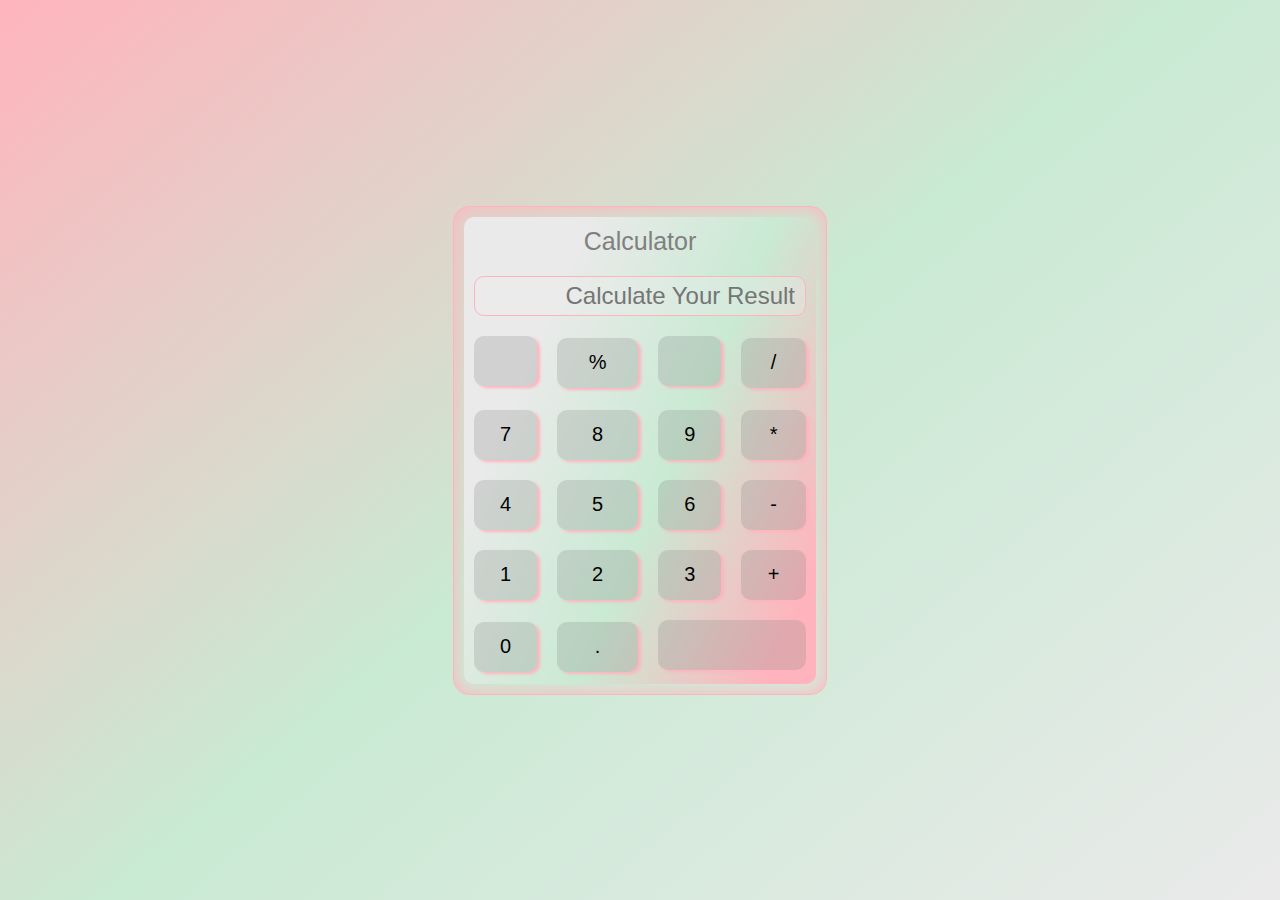
<file: projects/calculator.html>
<!DOCTYPE html>
<html lang="en">
  <head>
    <meta charset="UTF-8" />
    <meta name="viewport" content="width=device-width, initial-scale=1.0" />
    <title>Simple Calculator</title>
    <link
      rel="stylesheet"
      href="https://cdnjs.cloudflare.com/ajax/libs/font-awesome/6.6.0/css/all.min.css"
      integrity="sha512-Kc323vGBEqzTmouAECnVceyQqyqdsSiqLQISBL29aUW4U/M7pSPA/gEUZQqv1cwx4OnYxTxve5UMg5GT6L4JJg=="
      crossorigin="anonymous"
      referrerpolicy="no-referrer"
    />

    <style>
      * {
        margin: 0;
        padding: 0;
        box-sizing: border-box;
      }
      body {
        width: 100%;
        height: 100vh;
        display: flex;
        justify-content: center;
        align-items: center;
        background: linear-gradient(
          320deg,
          rgb(234, 234, 234),
          rgb(201, 234, 211),
          rgb(255, 180, 189)
        );
        /* background: linear-gradient(45deg, #0a0a0a, #3a4452); */
      }
      main {
        height: 100vh;
        display: flex;
        justify-content: center;
        align-items: center;
      }
      .calculator {
        border: 1px solid rgb(255, 180, 189);
        border-radius: 10px;
        box-shadow: 3px 2px 3px rgb(171, 226, 187);
      }
      .heading {
        font-family: "Lucida Sans", "Lucida Sans Regular", "Lucida Grande",
          "Lucida Sans Unicode", Geneva, Verdana, sans-serif;
        font-size: 25px;
        color: gray;
      }
      table {
        border-collapse: collapse;
        background: linear-gradient(
          113.5deg,
          rgb(234, 234, 234) 22.3%,
          rgb(201, 234, 211) 56.6%,
          rgb(255, 180, 189) 90.9%
        );
        border-radius: 10px;
        padding: 10px;
      }

      td,
      th {
        border-radius: 10px;
        padding: 10px;
        text-align: center;
      }
      tr {
        border-radius: 10px #ccc;
        padding: 10px;
        text-align: center;
      }
      input[type="text"] {
        width: 100%;
        height: 40px;
        padding: 10px;
        text-align: right;
        font-size: 24px;
        border: 1px solid rgb(255, 180, 189);
      }
      input {
        border-radius: 10px;
      }
      button {
        width: 100%;
        height: 50px;
        font-size: 18px;
      }
      .fa-circle-dot {
        font-size: 8px;
      }

      .calculator {
        border-radius: 16px;
        background: transparent;
        padding: 10px;
        box-shadow: 0px 0px 20px rgb(255, 180, 189) inset; 
      }
      button {
        border: none;
        border-radius: 10px;
        background: transparent;
        font-size: 20px;
        cursor: pointer;
        background-color: rgba(128, 128, 128, 0.24);
        box-shadow: 3px 2px 3px rgb(255, 180, 189);
      }
      button:hover {
        background-color: rgba(255, 180, 189, 0.171);
      }
  
    </style>
  </head>
  <body>
    <main>
      <div class="calculator">
        <table>
          <tr>
            <td colspan="4" class="heading">Calculator</td>
          </tr>
          <tr>
            <td colspan="4">
              <input type="text" id="Equation" placeholder="Calculate Your Result" disabled/>
            </td>
          </tr>
          <tr>
            <td><button data-value = "AC"><i class="fa-solid fa-c"></i></button></td>
            <td><button class="in">%</button></td>
            <td><button data-value = "CL"><i class="fa-solid fa-delete-left"></i></button></td>
            <td><button class="in">/</button></td>
          </tr>
          <tr>
            <td><button class="in">7</button></td>
            <td><button class="in">8</button></td>
            <td><button class="in">9</button></td>
            <td><button class="in">*</button></td>
          </tr>
          <tr>
            <td><button class="in">4</button></td>
            <td><button class="in">5</button></td>
            <td><button class="in">6</button></td>
            <td><button class="in">-</button></td>
          </tr>
          <tr>
            <td><button class="in">1</button></td>
            <td><button class="in">2</button></td>
            <td><button class="in">3</button></td>
            <td> <button class="in">+</button></td>
          </tr>

          <tr>
            <td><button class="in">0</button></td>
            <td><button class="in">.</button></td>
            <td colspan="2"><button id="solve"><i class="fa-solid fa-equals"></i></button></td>
          </tr>
        </table>
      </div>
    </main>
    <script>
      let inputs = document.querySelectorAll("button.in");
      let eq = document.getElementById("Equation");
      console.log(inputs);

      inputs.forEach((myinput)=>{
        myinput.addEventListener("click",function(){
          eq.value += myinput.innerText;
        })
        // console.log(myinput.innerText)
      })

      let solve = document.getElementById("solve");

      solve.addEventListener("click",function(){
        eq.value = eval(eq.value)
      })

      let allclearbtn = document.querySelector("[data-value='AC']")
      allclearbtn.addEventListener("click",function(){
        eq.value = "";
      })

      let oneclerbtn = document.querySelector("[data-value = 'CL']");
      oneclerbtn.addEventListener("click",function(){
        eq.value = eq.value.slice(0,-1)
      })
      


    </script>
  </body>
</html>
</file>
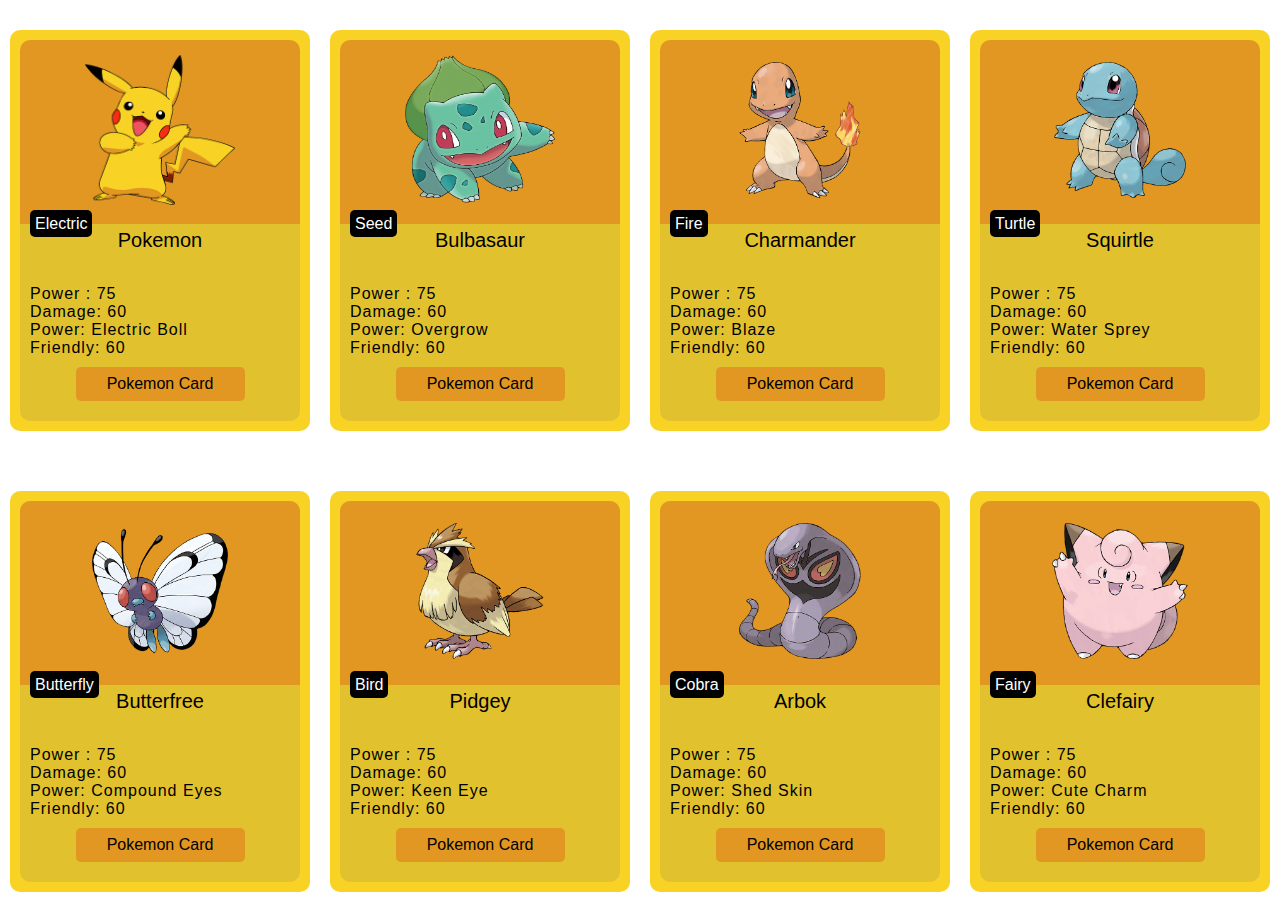
<file: projects/pikachu-card.html>
<!DOCTYPE html>
<html lang="en">
<head>
    <meta charset="UTF-8">
    <meta name="viewport" content="width=device-width, initial-scale=1.0">
    <title>Card</title>
    <style>
        *{
            margin: 0;
            padding: 0;
            box-sizing: border-box;
            font-family:'Lucida Sans', 'Lucida Sans Regular', 'Lucida Grande', 'Lucida Sans Unicode', Geneva, Verdana, sans-serif;
        }

        body{
            display: flex;
            justify-content: space-around;
            flex-wrap: wrap;
        }
        section{
            width: 300px;
            min-height: auto;
            background-color: #f8d326;
            margin: 30px auto;
            padding: 10px;
            border-radius: 10px;
        }
        section div{
            border-radius: 20px;
        }
        figure{
            padding: 15px;
            text-align: center;
            background-color: #e19722;
            border-top-right-radius: 10px;
            border-top-left-radius: 10px;
        }
        img{
            width: 150px;
            height: 150px;
        }
        article{
            min-height: auto;
            background-color: #e1c22e;
            border-bottom-right-radius: 10px;
            border-bottom-left-radius: 10px;
        }
        section article h1{
            font-weight: lighter;
            font-size: 20px;
            text-align: center;
            padding: 5px;
        }
        section article span{
            background-color: black;
            padding: 5px;
            color: white;
            border-radius: 5px;
            width: 100px;
            position: relative;
            top: -42px;
            left: 10px;
        }
        section article div{
            padding: 10px;
        }
        section div p{
            letter-spacing: 1px;
        }
        section div a{
            background-color: #e19722;
            text-align: center;
            color: black;
            text-decoration: none;
            width: 65%;
            margin: 10px auto;
            padding: 8px;
            border-radius: 5px;
            display: block;
        }
        
        section div a:hover{
            background-color: #FFD700;
        }

        section div a:active{
            border: 1px solid gray;
        }

    </style>
</head>
<body>
    <section>
        <div>
            <figure>
                <img src="./img/pikachu01.png" alt="pikachu">
            </figure>

            <article>

                <h1>Pokemon</h1>
                <span>Electric</span>

                <div>
                    <p>Power : 75</p>
                    <p>Damage: 60</p>
                    <p>Power: Electric Boll</p>
                    <p>Friendly: 60</p>

                    <a href="https://www.pokemon.com/us/pokedex/pikachu" target="_blank">Pokemon Card</a>
                </div>

            </article>
        </div>
    </section>

    <section>
        <div>
            <figure>
                <img src="./img/bulbasaur01.png" alt="pikachu">
            </figure>

            <article>

                <h1>Bulbasaur</h1>
                <span>Seed</span>

                <div>
                    <p>Power : 75</p>
                    <p>Damage: 60</p>
                    <p>Power: Overgrow</p>
                    <p>Friendly: 60</p>

                    <a href="https://www.pokemon.com/us/pokedex/bulbasaur" target="_blank">Pokemon Card</a>
                </div>

            </article>
        </div>
    </section>

    <section>
        <div>
            <figure>
                <img src="./img/charmender01.png" alt="pikachu">
            </figure>

            <article>

                <h1>Charmander</h1>
                <span>Fire</span>

                <div>
                    <p>Power : 75</p>
                    <p>Damage: 60</p>
                    <p>Power: Blaze</p>
                    <p>Friendly: 60</p>

                    <a href="https://www.pokemon.com/us/pokedex/charmander" target="_blank">Pokemon Card</a>
                </div>

            </article>
        </div>
    </section>

    <section>
        <div>
            <figure>
                <img src="./img/squirtle01.png" alt="pikachu">
            </figure>

            <article>

                <h1>Squirtle</h1>
                <span>Turtle</span>

                <div>
                    <p>Power : 75</p>
                    <p>Damage: 60</p>
                    <p>Power: Water Sprey</p>
                    <p>Friendly: 60</p>

                    <a href="https://www.pokemon.com/us/pokedex/squirtle" target="_blank">Pokemon Card</a>
                </div>

            </article>
        </div>
    </section>

    <section>
        <div>
            <figure>
                <img src="./img/butterfree01.png" alt="pikachu">
            </figure>

            <article>

                <h1>Butterfree</h1>
                <span>Butterfly</span>

                <div>
                    <p>Power : 75</p>
                    <p>Damage: 60</p>
                    <p>Power: Compound Eyes</p>
                    <p>Friendly: 60</p>

                    <a href="https://www.pokemon.com/us/pokedex/butterfree" target="_blank">Pokemon Card</a>
                </div>

            </article>
        </div>
    </section>

    <section>
        <div>
            <figure>
                <img src="./img/pidgey01.png" alt="pikachu">
            </figure>

            <article>

                <h1>Pidgey</h1>
                <span>Bird</span>

                <div>
                    <p>Power : 75</p>
                    <p>Damage: 60</p>
                    <p>Power: Keen Eye</p>
                    <p>Friendly: 60</p>

                    <a href="https://www.pokemon.com/us/pokedex/pidgey" target="_blank">Pokemon Card</a>
                </div>

            </article>
        </div>
    </section>

    <section>
        <div>
            <figure>
                <img src="./img/arbok01.png" alt="pikachu">
            </figure>

            <article>

                <h1>Arbok</h1>
                <span>Cobra</span>

                <div>
                    <p>Power : 75</p>
                    <p>Damage: 60</p>
                    <p>Power: Shed Skin</p>
                    <p>Friendly: 60</p>

                    <a href="https://www.pokemon.com/us/pokedex/arbok" target="_blank">Pokemon Card</a>
                </div>

            </article>
        </div>
    </section>

    <section>
        <div>
            <figure>
                <img src="./img/clefairy01.png" alt="pikachu">
            </figure>

            <article>

                <h1>Clefairy</h1>
                <span>Fairy</span>

                <div>
                    <p>Power : 75</p>
                    <p>Damage: 60</p>
                    <p>Power: Cute Charm</p>
                    <p>Friendly: 60</p>

                    <a href="https://www.pokemon.com/us/pokedex/clefairy" target="_blank">Pokemon Card</a>
                </div>

            </article>
        </div>
    </section>
    
</body>
</html>
</file>
<file: projects/netflix.css>
* {
  margin: 0;
  padding: 0;
  box-sizing: border-box;
}
.netfilx-bg-img {
  background-image: url("https://assets.nflxext.com/ffe/siteui/vlv3/e89c9679-2f5f-491d-924c-c58924a8ee4b/8ec27a1d-02ce-4489-b320-a95106906f5d/IN-en-20221121-popsignuptwoweeks-perspective_alpha_website_medium.jpg");
  background-repeat: no-repeat;
  background-size: cover;
}

.netfilx-bg-img img {
  width: 180px;
}
.signin-btn {
  border: 0;
  cursor: pointer;
  fill: currentColor;
  width: auto;
  font-size: 0.875rem;
  font-weight: 500;
  min-height: 2rem;
  padding: 0.25rem 1rem;
  border-radius: 0.25rem;
  background: rgb(229, 9, 20);
  color: rgb(255, 255, 255);
}

.lang-btn {
  cursor: pointer;
  fill: currentColor;
  width: auto;
  font-size: 0.875rem;
  font-weight: 500;
  min-height: 2rem;
  padding: 0.25rem 1rem;
  border-radius: 0.25rem;
  border: 1px solid white;
  background: none;
  color: rgb(255, 255, 255);
}
.drop-down {
  min-width: 110px;
  text-align: center;
  padding: 0;
}
.drop-down-item-hover:hover {
  background-color: #0d6efd;
  border-radius: 0.25rem;
  color: white;
}
.netfilx-title {
  max-width: 520px;
}
.netflix-title-size {
  font-size: 49px;
}
.netfilex-title-email {
  width: 100%;
}
.netfilx-title-getstarted-btn {
  width: 200px;
  height: 60px;
  font-size: 20px;
  border-radius: 5px;
  background-color: rgb(229, 9, 20);
  color: white;
  text-align: center;
  border: none;
  font-weight: bolder;
}
.css-dra {
  background-image: linear-gradient(#000000ad, #000000ad);
}
.dropdown-toggle::after {
  margin-left: 10px;
}
.netflix-treanding-btn {
  min-width: 40%;
  display: flex;
  justify-content: flex-start;
  align-items: center;
  gap: 16px;
}
.netflix-global-btn {
  width: auto;
  background: none;
  color: white;
  font-weight: bold;
}
.netflix-global-btn-icon {
  color: white;
  position: absolute;
  top: 30%;
  left: 77px;
  font-size: 10px;
}
.netflix-movies-btn-icon {
  color: white;
  position: absolute;
  top: 30%;
  left: 350px;
  font-size: 10px;
}

.netflix-top10-image {
  width: 200px;
  height: 300px;
}

.netflix-join-card-text{
    margin-block-start: 0;
    margin-block-end: 0;
    margin: 0;
    padding: 0;
    color: rgba(255, 255, 255, 0.7);
    font-size: 1rem;
    font-weight: 500;
}
.netflix-join-card{
    padding: 24px 16px 135px 16px;
    background: linear-gradient(149deg, #192247 0%, #210e17 96.86%);
}
.netflix-join-card-img{
    /* max-width: 35%; */
    max-height: 80px;
    width: 80px;
    position: absolute;
    bottom: 18px;
}
.collapse-add-btn{
    position: absolute;
    top: 15px;
    right: 10px;
}
.collapse-close-btn{
    transform: rotate(45deg);
}
.netflix-faq-qn{
    background-color: rgb(45 45 45);
}
.netflix-faq-qn:hover{
    background-color: rgb(71, 71, 71);
}
.netflix-faq-ans{
    background-color: rgb(45 45 45);
}
.netflix-membership{
    width: 70%;
    margin: 0 auto;
}
     
  /* .netflix-top10-image-responsive{
        margin-left: 1px;
      }

      @media(max-width: 1199px){
        .netflix-top10-image-responsive{
            margin-left: 25px;
          }
      } */

@media (max-width: 991px) {
  .netflix-title-size {
    font-size: 32px;
  }

  .netfilx-bg-img img {
    width: 100px;
  }
  .netflix-treanding-btn {
    min-width: 100%;
    flex-direction: column;
  }
  .netflix-global-btn {
    width: 100%;
  }
  .netflix-global-btn-icon {
    position: absolute;
    top: 13%;
    left: 95%;
  }
  .netflix-movies-btn-icon {
    top: 70%;
    left: 95%;
    font-size: 10px;
  }
  .wol-stage {
    padding-left: 0px !important;
  }
  .netflix-top10-image {
    width: 175px;
    height: 300px;
  }
  .netflix-membership{
    width: 100%;
    margin: 0;
}
}


@media (max-width: 767px) {
  .netflix-top10-image {
    width: 118px;
    height: 200px;
  }

}

@media (max-width: 500px) {
  .netflix-top10-image {
    width: 170px;
    height: 190px;
  }
  .netfilx-title-getstarted-btn {
    width: 200px;
    height: 50px;
}
}

/* more reason to join responsive section*/

@media (max-width: 1199px) {
    .netflix-join-card{
        padding: 24px 16px 90px 16px;
    }
  }
  @media (max-width: 991px) {
    .netflix-join-card{
        padding: 24px 16px 96px 16px;
    }
  }
</file>
<file: projects/owlcrousel-responsive.css>
*{
    margin: 0;
    padding: 0;
    box-sizing: border-box;
}

.netflix-top10-image-responsive{
    margin-left: 0px;
    transition: transform 0.5s;
  }
  .netflix-top10-image-responsive:hover{
    transform: translateY(-10px);
  }

  .numbers1 {
    line-height: 1;
    display: inline-block;
    height: 1em;
    font-size: 75px;
    font-weight: 700;
    -webkit-text-stroke: 1px rgb(255, 255, 255);
    text-shadow: 0 0 1.5rem black;
    position: absolute;
    bottom: 25px;
    left: -10px;
  }

  .owl-next span{
    font-size: 50px;
    color: white;
    height: 90px;
    width: 2%;
    border-radius: 10px 10px;
    position: absolute;
    top: 17%;
    right: -2%;
    background-color: rgb(12 12 12 / 64%);
  }
  .owl-prev span{
    font-size: 50px;
    color: white;
    height: 90px;
    width: 2%;
    border-radius: 10px;
    position: absolute;
    top: 17%;
    left: -2%;
    background-color: rgb(12 12 12 / 64%);
  }
  .owl-theme .owl-nav {
    margin-top: 0px;
}

.modal-bg-color{
  background-color: #161616;
}

.movie-popip-btn{
    position: absolute;
    top: 6px;
    right: 10px;
    color: white;
    font-size: 27px;
}
.movie-popip-img{
  width: 100%;
  height: 60vh;
}

.netfilx-popup-getstarted-btn{
  width: 160px;
  height: 50px;
  font-size: 20px;
  border-radius: 5px;
  background-color: rgb(229, 9, 20);
  color: white;
  text-align: center;
  border: none;
  font-weight: bolder;
  margin-left: 45px;
}
.netflix-span-btn{
  background-color: rgb(45 45 45);
    border: none;
    padding: 5px;
    color: #ffffffa3;
    border-radius: 5px;
}
.netflix-span{
  margin-left: 45px;
}
.netflix-movies-popup-text{
  font-size: 17px;
  color: #ffffffa3;
  line-height: 22px;
  margin-left: 45px;
}

  @media(max-width: 1199px){
    .netflix-top10-image-responsive{
        /* width: 100%; */
      margin-left: 25px;
  }

  .numbers1 {
        font-size: 60px;
        bottom: 70px;
        left: 14px;
  }

  }

  @media(max-width: 1050px){
    .owl-next span{
        width: 4%;
        right: 2%;
      }

      .owl-prev span{
        width: 4%;
        left: -1%;
      }
  }

  @media(max-width: 991px){
    .netflix-top10-image-responsive{
        /* width: 100%; */
      margin-left: 0px;
  }
  .numbers1 {
    -webkit-text-stroke: 1px rgb(255, 255, 255);
    font-size: 60px;
    top:170px;
    bottom: 70px;
    left: -5px;
}
.netflix-span{
  margin-left: 5px;
}
.netflix-movies-popup-text{
  margin-left: 5px;
  line-height: 14px;
  font-size: 15px;
}
.netfilx-popup-getstarted-btn{
  width: 98%;
  height: 40px;
  font-size: 16px;
  margin-left: 5px;
}

  }

  @media(max-width: 767px){
    .numbers1 {
        font-size: 45px;
        top:110px;
        left: -5px;
        -webkit-text-stroke: 1px rgb(255, 255, 255);
        bottom: 145px;
    }
    .owl-next span{
        width: 5%;
        right: 3%;
      }
      .owl-prev span{
        width: 5%;
        left: 1%;
      }
}

/* @media(max-width: 767px){
    .numbers1 {
        bottom: 145px;
    }
} */

  @media(max-width: 575px) and (min-width: 501px) {
    .netflix-top10-image-responsive{
        width: 100%;
      /* margin-left: 0px; */
  }
}

@media(max-width: 500px) and (min-width: 401px) {
    .netflix-top10-image-responsive{
        width: 80%;
      /* margin-left: 0px; */
  }
  .numbers1 {
    top: 130px;
    bottom: 125px;
}
  
}

  @media(max-width: 400px){
    .netflix-top10-image-responsive{
        width: 65%;
      /* margin-left: 0px; */
  }
  .numbers1 {
    bottom: 154px;
    font-size: 30px;
    left: 2px;
}
.owl-next span{
    width: 6%;
    right: 4%;
  }

  .owl-prev span{
    width: 6%;
    left: 1%;
  }
  .movie-popip-img{
    width: 100%;
    height: 40vh;
  }
  .movie-popip-btn{
    font-size: 20px;
}
  }
</file>
<file: projects/login.css>
*{
    margin: 0;
    padding: 0;
    box-sizing: border-box;
}
.login-container {
    background: rgba(0, 0, 0, 0.77);
    padding: 35px;
    border-radius: 5px;
    text-align: center;
    /* width: 350px; */
    color: white;
}
.login-container h2 {
    margin-bottom: 28px;
    font-size: 32px;
    font-weight: 700;
}
.input-group {
    margin: 15px 0;
}
.input-group input {
    width: 100%;
    padding: 12px;
    background: transparent;
    border: none;
    border-radius: 5px;
    color: white;
}
.signin-login-btn{
    width: 100%;
    height: 40px;
    /* font-size: 20px; */
    border-radius: 5px;
    background-color: rgb(229, 9, 20);
    color: white;
    text-align: center;
    border: none;
    font-weight: bolder;
  }
  .signin-code-btn{
    width: 100%;
    height: 40px;
    /* font-size: 20px; */
    border-radius: 5px;
    background-color: rgba(17, 17, 17, 0.103);
    color: white;
    text-align: center;
    border: none;
    font-weight: bold;
  }
.help-links {
    margin-top: 15px;
    color: #b3b3b3;
    font-size: 14px;
}
.help-links a {
    color: white;
    text-decoration: none;
}
.help-links a:hover {
    text-decoration: underline;
}
.rechapcha{
     margin-top: 15px;
    color: #b3b3b3;
    font-size: 14px;
}

@media(max-width: 476px){
    .rechapcha{
       font-size: 8px;
   }  
}
</file>
